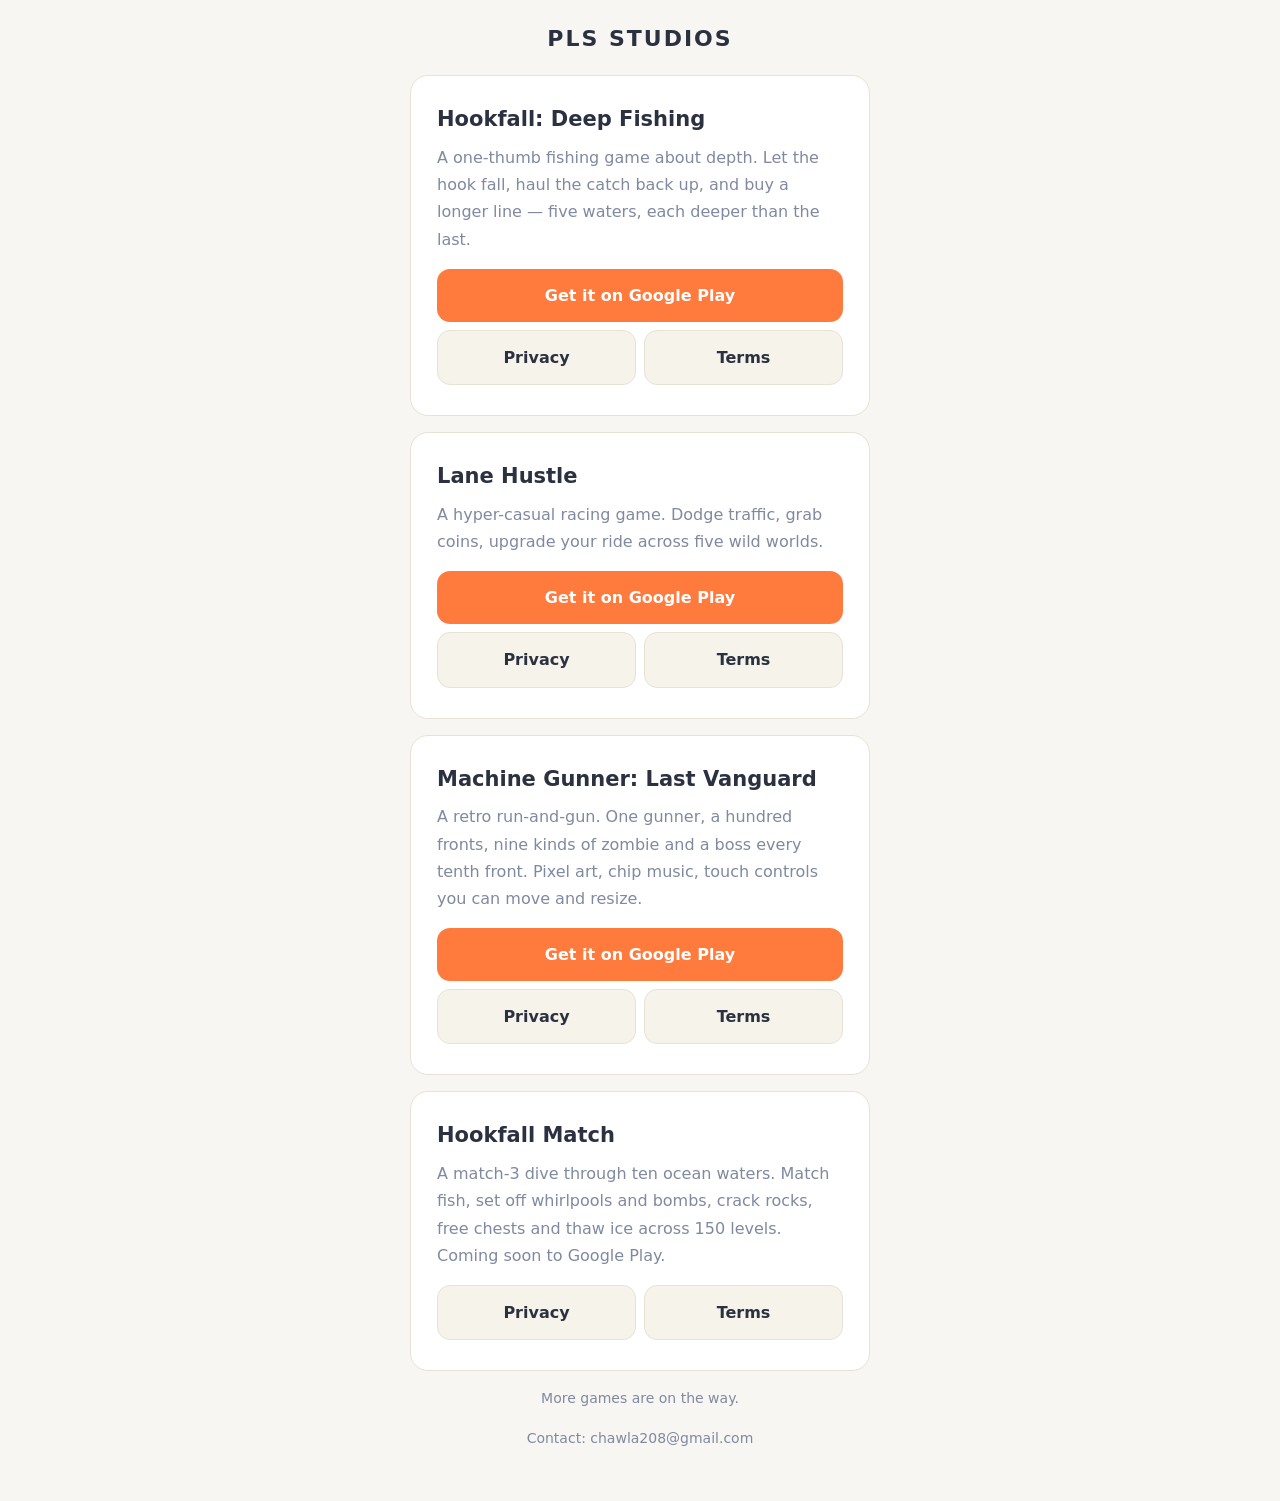
<file: index.html>
<!DOCTYPE html>
<html lang="en">
<head>
<meta charset="UTF-8">
<meta name="viewport" content="width=device-width, initial-scale=1.0">
<title>PLS Studios</title>
<style>
  body { font: 16px/1.7 system-ui, -apple-system, "Segoe UI", Roboto, sans-serif; color: #2b3140; background: #f7f6f2; display: grid; place-items: center; min-height: 100vh; margin: 0; }
  .wrap { max-width: 460px; margin: 20px; }
  h1.studio { font-size: 22px; letter-spacing: 2px; text-align: center; margin: 0 0 18px; color: #2b3140; }
  .card { background: #fff; border: 1px solid #e7e2d4; border-radius: 18px; padding: 26px 26px 22px; margin-bottom: 16px; }
  h2 { font-size: 21px; margin: 0 0 6px; }
  p { color: #8089a0; margin: 0 0 16px; }
  a.btn { display: block; background: #ff7a3d; color: #fff; text-decoration: none; font-weight: 700; padding: 13px; border-radius: 13px; margin-bottom: 8px; text-align: center; }
  a.btn.alt { background: #f6f3ea; color: #2b3140; border: 1px solid #e7e2d4; }
  .legal { display: flex; gap: 8px; }
  .legal a { flex: 1; }
  .soon { color: #8089a0; font-size: 14px; text-align: center; margin: 0 0 16px; }
  footer { text-align: center; color: #8089a0; font-size: 14px; padding-bottom: 30px; }
</style>
</head>
<body>
  <div class="wrap">
    <h1 class="studio">PLS STUDIOS</h1>

    <div class="card">
      <h2>Hookfall: Deep Fishing</h2>
      <p>A one-thumb fishing game about depth. Let the hook fall, haul the catch back up, and buy a longer line — five waters, each deeper than the last.</p>
      <a class="btn" href="https://play.google.com/store/apps/details?id=com.plsstudios.abyssangle">Get it on Google Play</a>
      <div class="legal">
        <a class="btn alt" href="https://xtreme00wolf.github.io/hookfall/privacy.html">Privacy</a>
        <a class="btn alt" href="https://xtreme00wolf.github.io/hookfall/terms.html">Terms</a>
      </div>
    </div>

    <div class="card">
      <h2>Lane Hustle</h2>
      <p>A hyper-casual racing game. Dodge traffic, grab coins, upgrade your ride across five wild worlds.</p>
      <a class="btn" href="https://play.google.com/store/apps/details?id=com.lanehustle.game">Get it on Google Play</a>
      <div class="legal">
        <a class="btn alt" href="https://xtreme00wolf.github.io/lane-hustle-legal/privacy.html">Privacy</a>
        <a class="btn alt" href="https://xtreme00wolf.github.io/lane-hustle-legal/terms.html">Terms</a>
      </div>
    </div>

    <div class="card">
      <h2>Machine Gunner: Last Vanguard</h2>
      <p>A retro run-and-gun. One gunner, a hundred fronts, nine kinds of zombie and a boss every tenth front. Pixel art, chip music, touch controls you can move and resize.</p>
      <a class="btn" href="https://play.google.com/store/apps/details?id=com.vanguard.machinegunner">Get it on Google Play</a>
      <div class="legal">
        <a class="btn alt" href="https://xtreme00wolf.github.io/machine-gunner/privacy.html">Privacy</a>
        <a class="btn alt" href="https://xtreme00wolf.github.io/machine-gunner/terms.html">Terms</a>
      </div>
    </div>

    <div class="card">
      <h2>Hookfall Match</h2>
      <p>A match-3 dive through ten ocean waters. Match fish, set off whirlpools and bombs, crack rocks, free chests and thaw ice across 150 levels. Coming soon to Google Play.</p>
      <div class="legal">
        <a class="btn alt" href="https://xtreme00wolf.github.io/hookfall-match/privacy.html">Privacy</a>
        <a class="btn alt" href="https://xtreme00wolf.github.io/hookfall-match/terms.html">Terms</a>
      </div>
    </div>

    <p class="soon">More games are on the way.</p>

    <footer>Contact: chawla208@gmail.com</footer>
  </div>
</body>
</html>
</file>
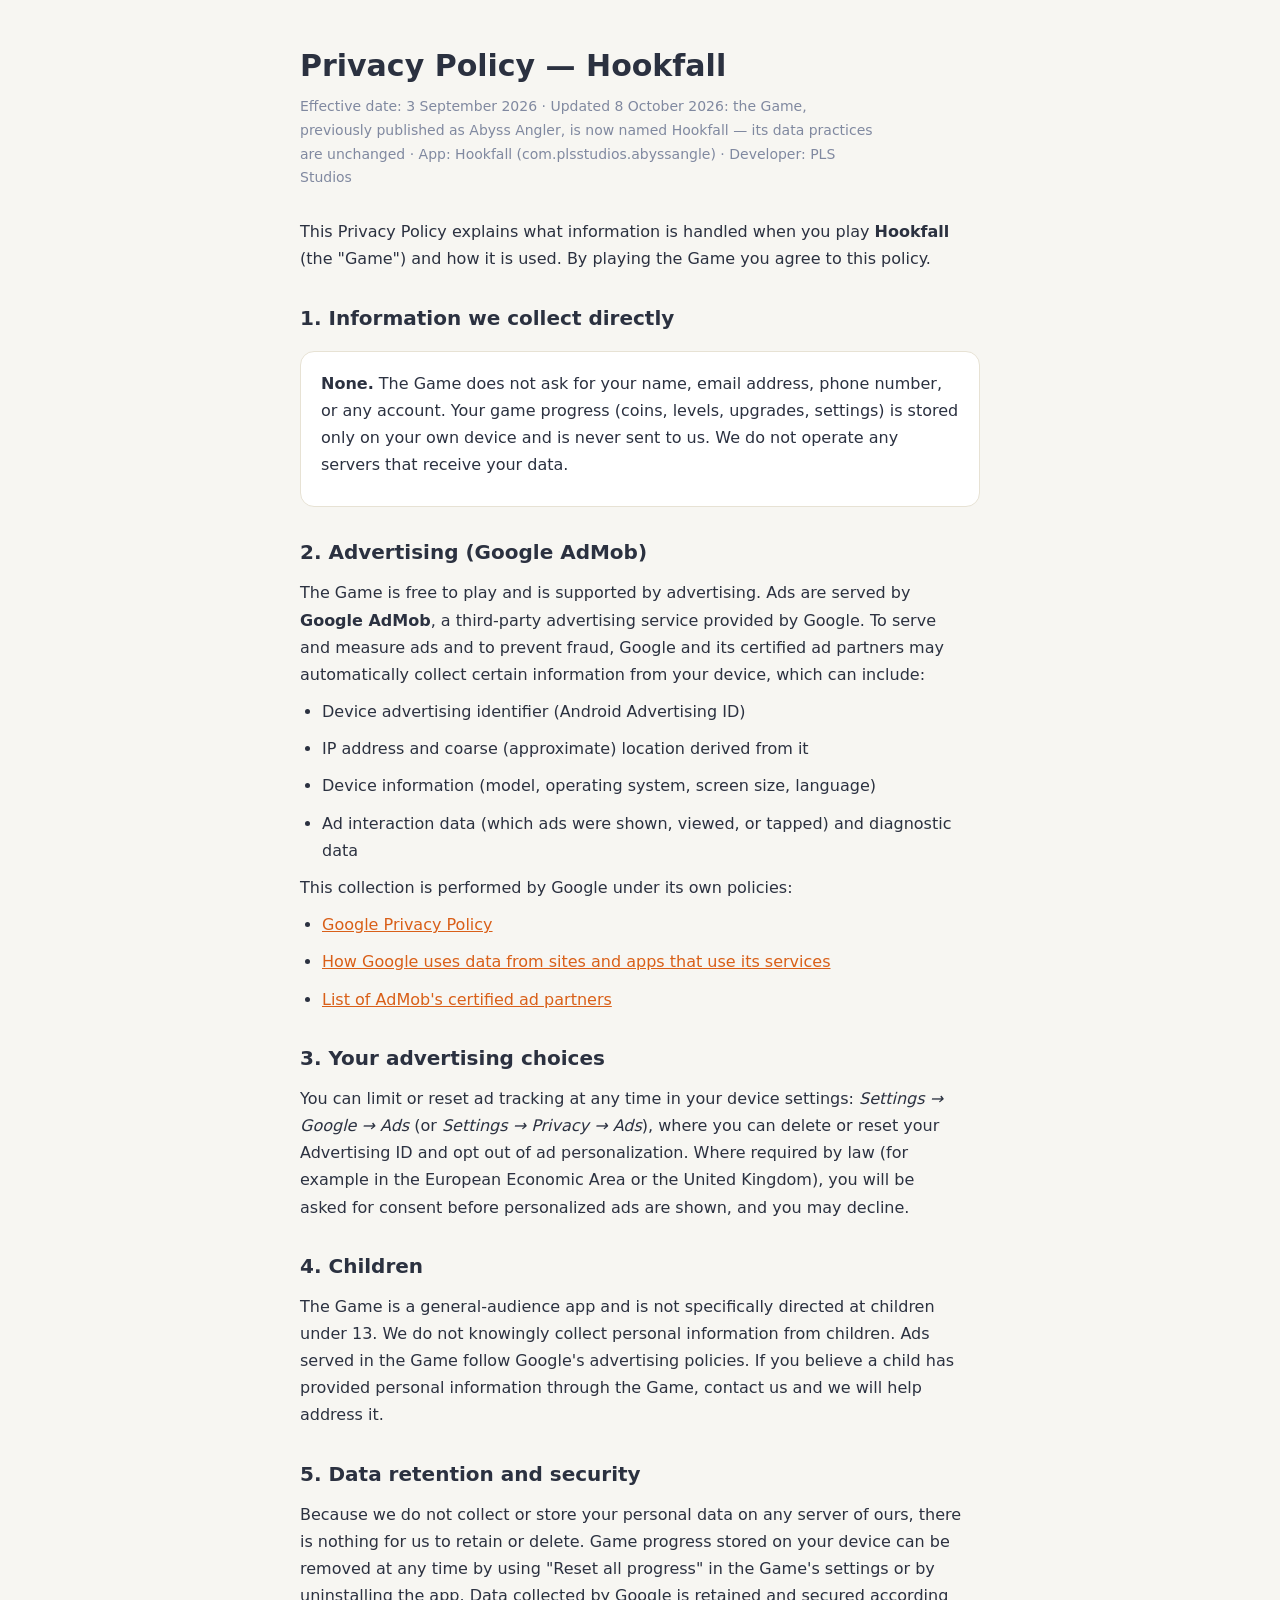
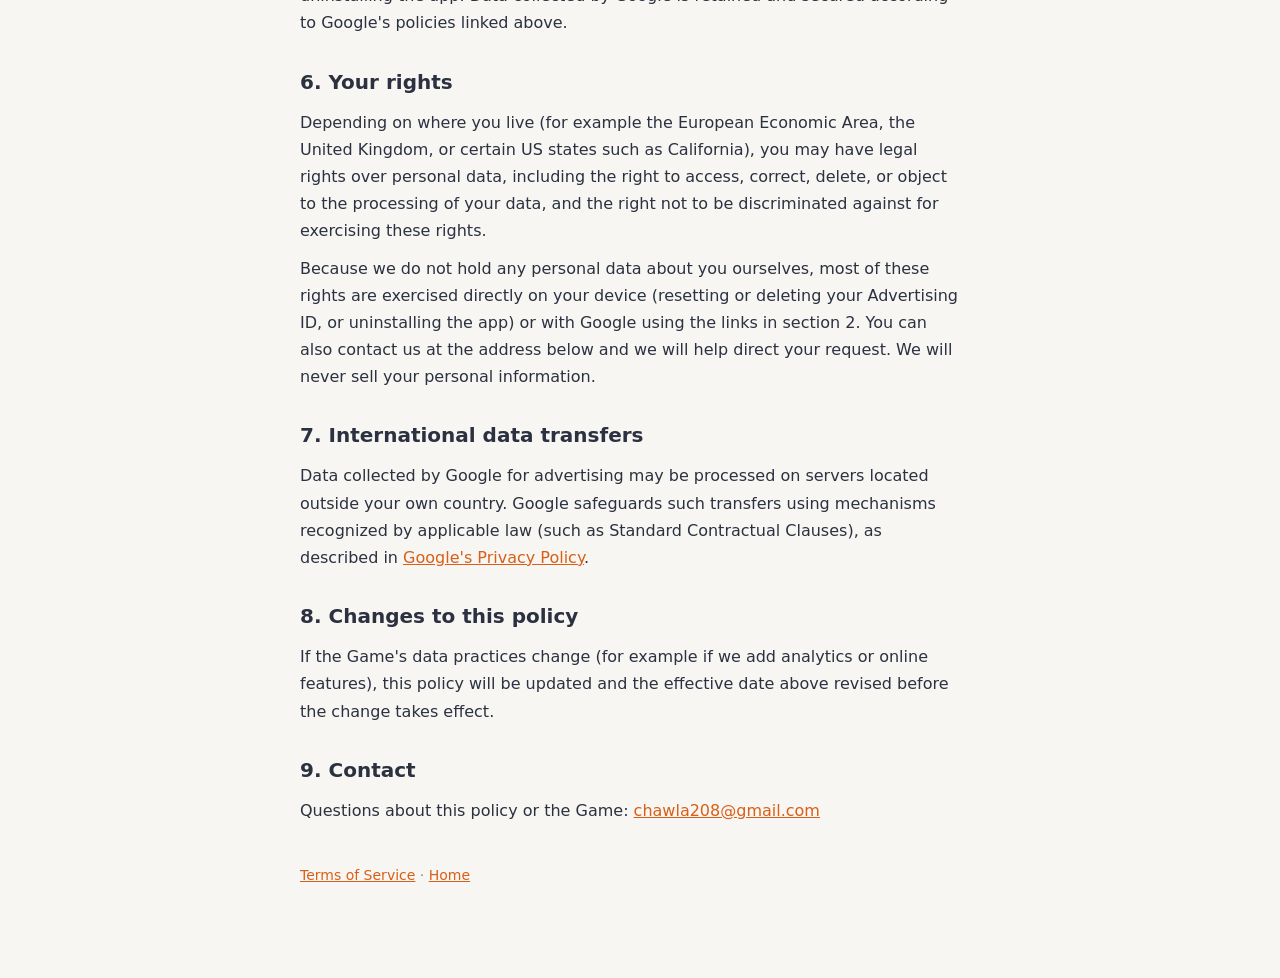
<file: abyss-angler/privacy.html>
<!DOCTYPE html>
<!-- The game was renamed Hookfall on 8 October 2026. This URL is kept alive
     because it is the privacy-policy link in older Play Console submissions;
     it now forwards to the renamed page. -->
<html lang="en">
<head>
<meta charset="UTF-8">
<meta name="viewport" content="width=device-width, initial-scale=1.0">
<title>Hookfall — Privacy Policy (moved)</title>
<link rel="canonical" href="https://xtreme00wolf.github.io/hookfall/privacy.html">
<meta http-equiv="refresh" content="0; url=/hookfall/privacy.html">
<script>location.replace('/hookfall/privacy.html');</script>
</head>
<body>
<p>The game is now named <strong>Hookfall</strong>. Its privacy policy lives at
<a href="/hookfall/privacy.html">xtreme00wolf.github.io/hookfall/privacy.html</a>.</p>
</body>
</html>
</file>
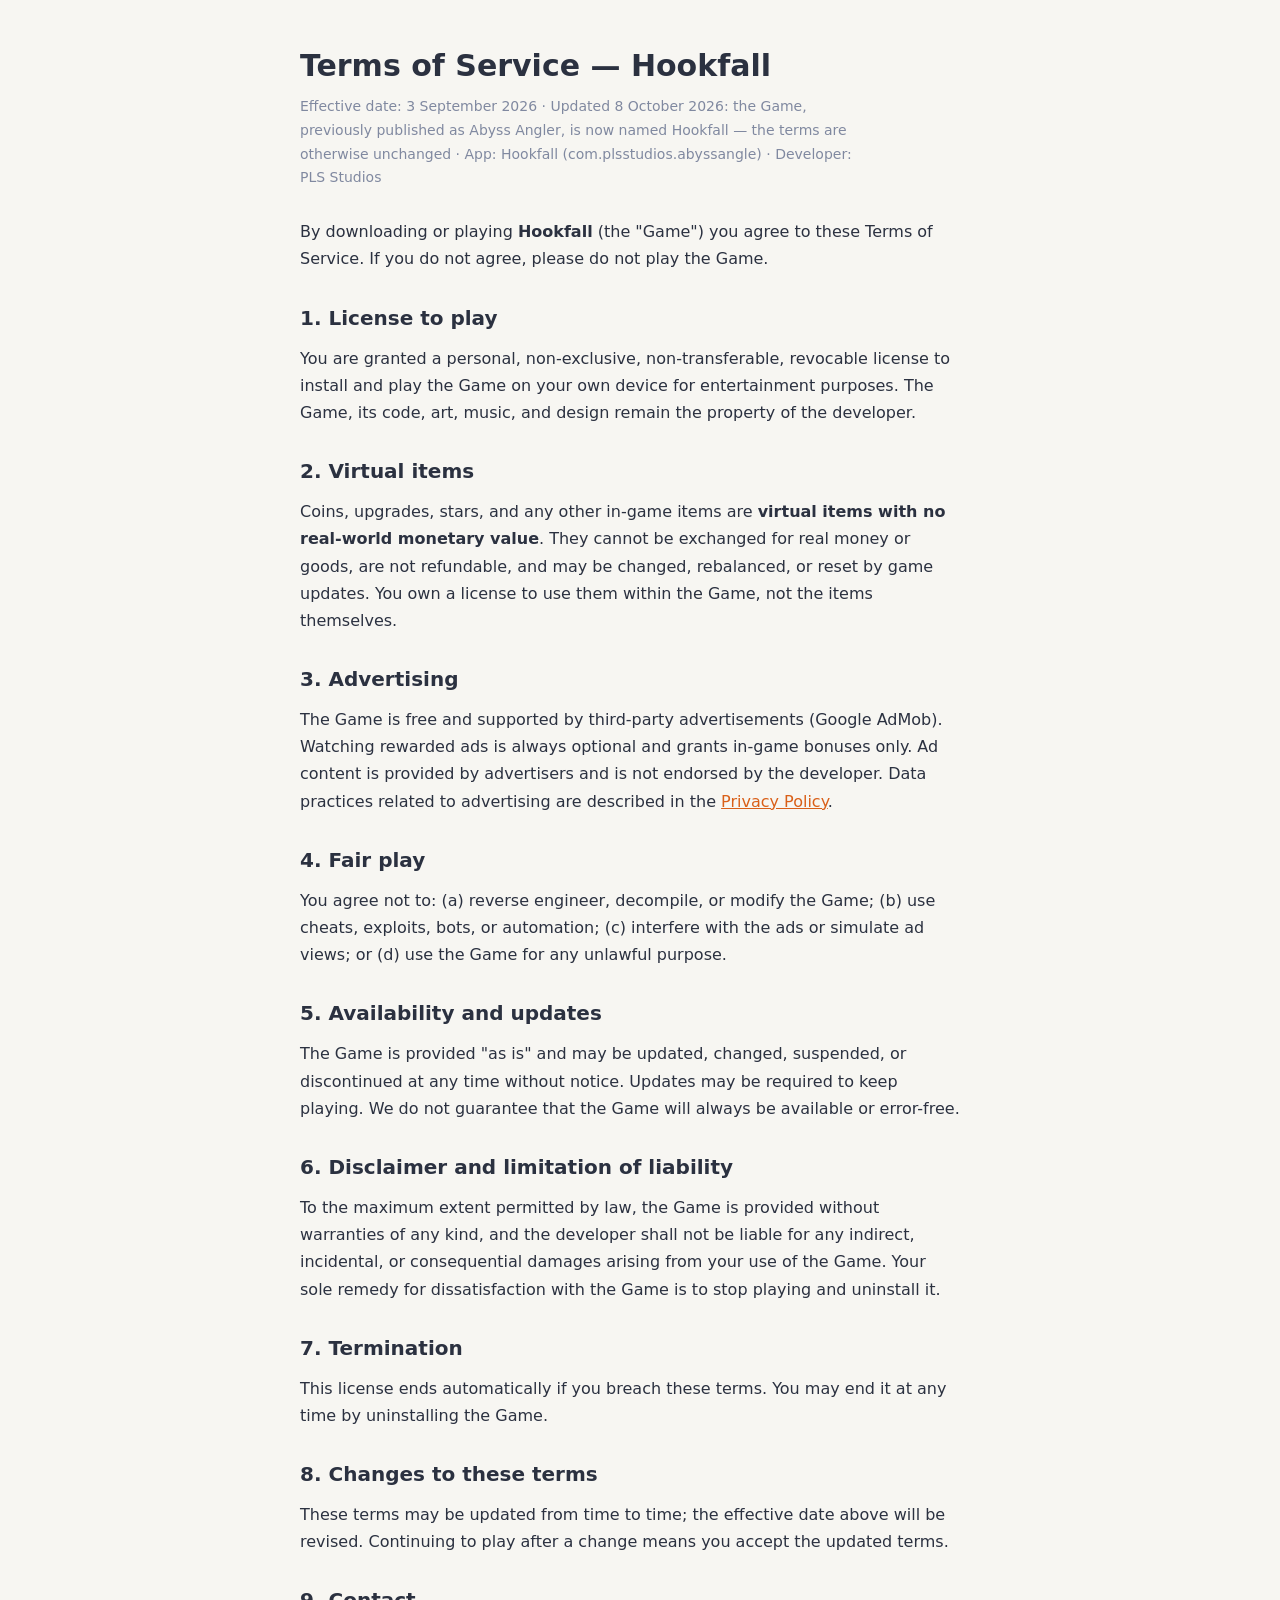
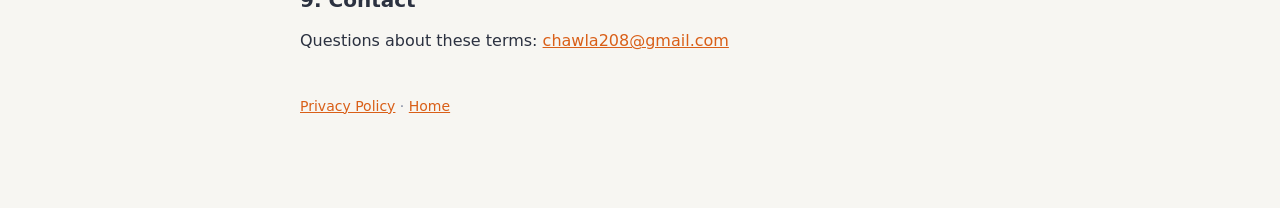
<file: abyss-angler/terms.html>
<!DOCTYPE html>
<!-- The game was renamed Hookfall on 8 October 2026. This URL is kept alive
     because it may be linked from older Play Console submissions; it now
     forwards to the renamed page. -->
<html lang="en">
<head>
<meta charset="UTF-8">
<meta name="viewport" content="width=device-width, initial-scale=1.0">
<title>Hookfall — Terms of Service (moved)</title>
<link rel="canonical" href="https://xtreme00wolf.github.io/hookfall/terms.html">
<meta http-equiv="refresh" content="0; url=/hookfall/terms.html">
<script>location.replace('/hookfall/terms.html');</script>
</head>
<body>
<p>The game is now named <strong>Hookfall</strong>. Its terms of service live at
<a href="/hookfall/terms.html">xtreme00wolf.github.io/hookfall/terms.html</a>.</p>
</body>
</html>
</file>
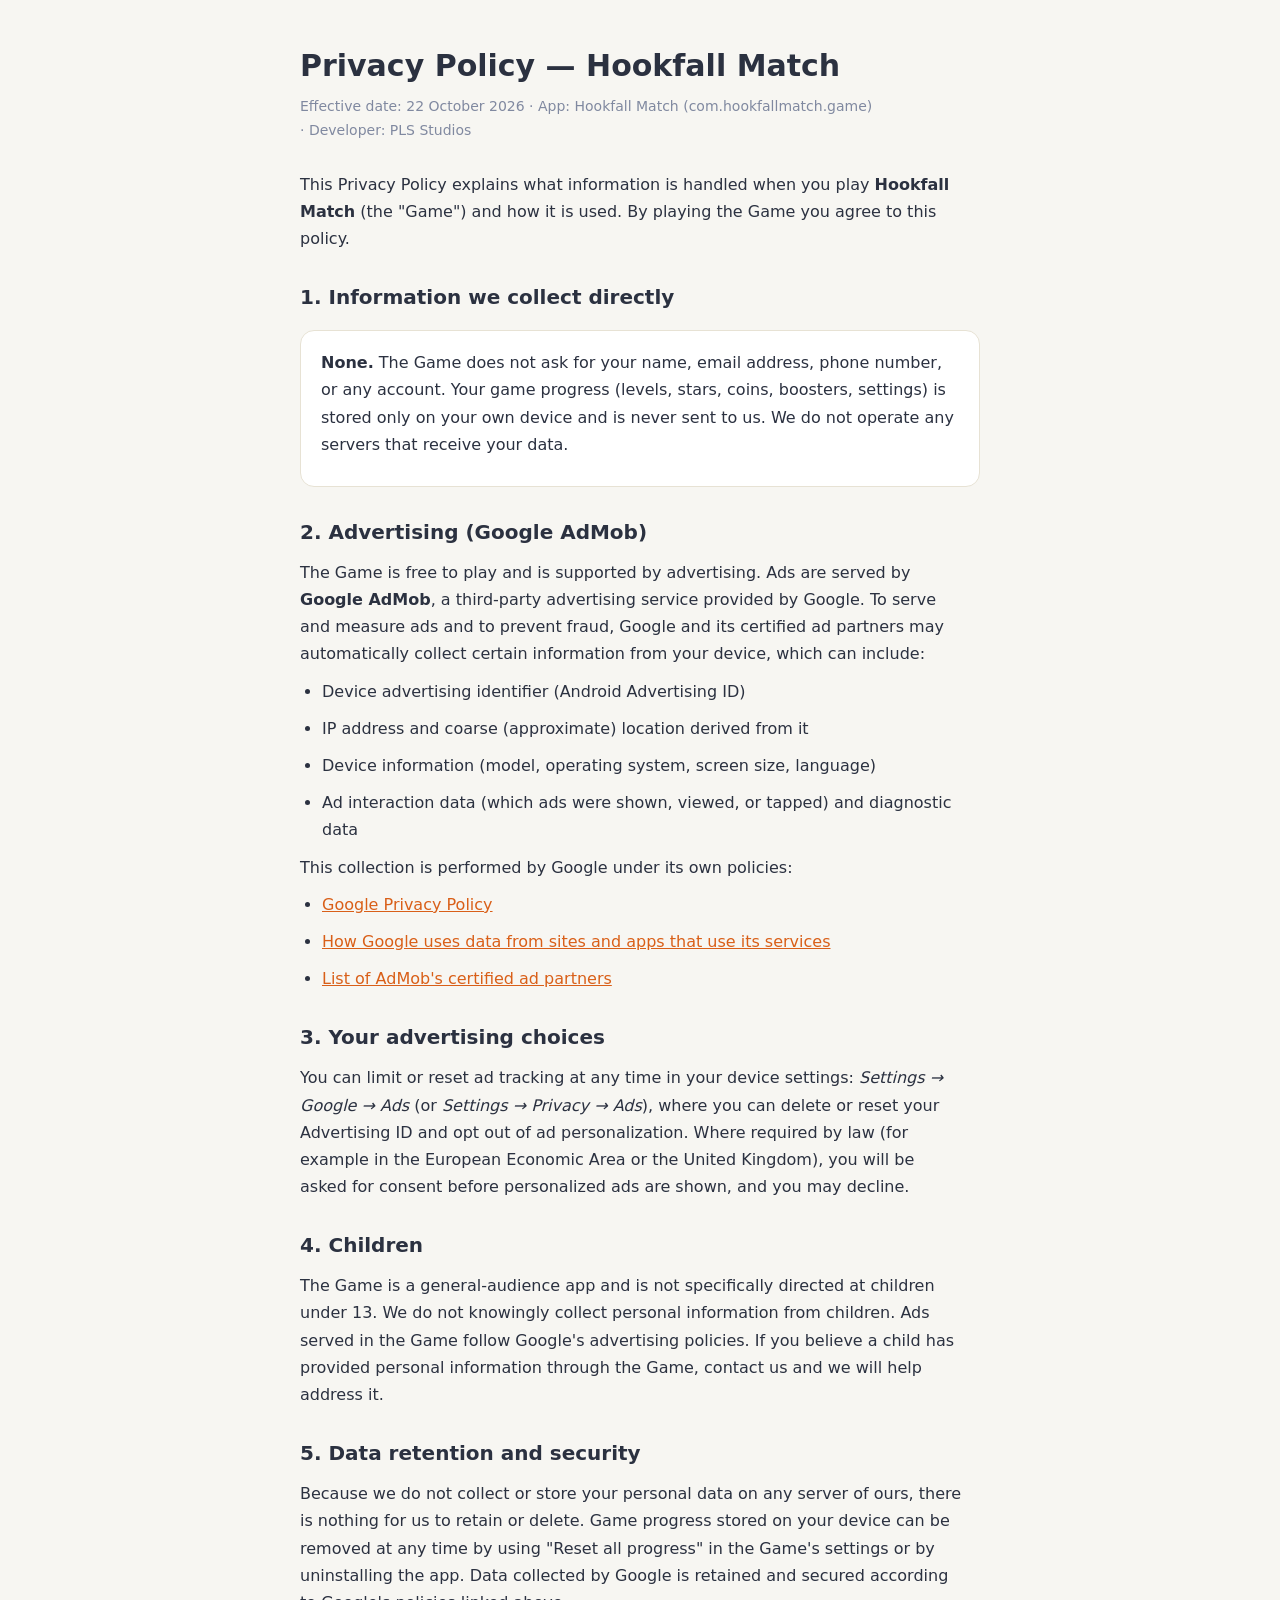
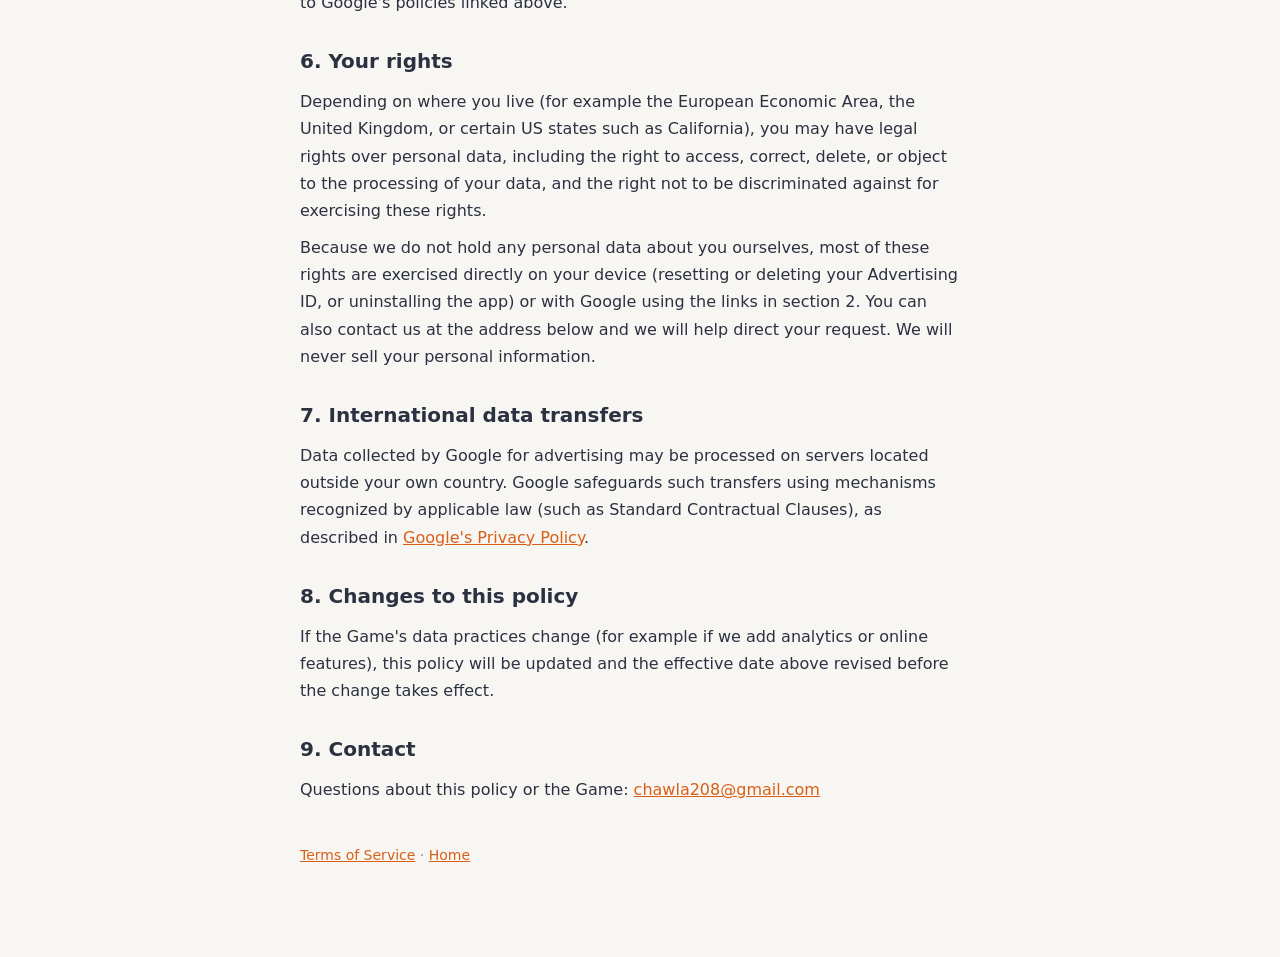
<file: hookfall-match/privacy.html>
<!DOCTYPE html>
<html lang="en">
<head>
<meta charset="UTF-8">
<meta name="viewport" content="width=device-width, initial-scale=1.0">
<title>Hookfall Match — Privacy Policy</title>
<style>
  * { margin: 0; padding: 0; box-sizing: border-box; }
  body { font: 16px/1.7 system-ui, -apple-system, "Segoe UI", Roboto, sans-serif; color: #2b3140; background: #f7f6f2; }
  .wrap { max-width: 720px; margin: 0 auto; padding: 40px 20px 80px; }
  h1 { font-size: 30px; margin-bottom: 4px; }
  .meta { color: #8089a0; font-size: 14px; margin-bottom: 28px; }
  h2 { font-size: 20px; margin: 28px 0 10px; }
  p, li { margin-bottom: 10px; max-width: 65ch; }
  ul { padding-left: 22px; }
  a { color: #d95f18; }
  .card { background: #fff; border: 1px solid #e7e2d4; border-radius: 14px; padding: 18px 20px; margin: 16px 0; }
  footer { margin-top: 40px; color: #8089a0; font-size: 14px; }
</style>
</head>
<body>
<div class="wrap">
  <h1>Privacy Policy — Hookfall Match</h1>
  <p class="meta">Effective date: 22 October 2026 · App: Hookfall Match (com.hookfallmatch.game) · Developer: PLS Studios</p>

  <p>This Privacy Policy explains what information is handled when you play
  <strong>Hookfall Match</strong> (the "Game") and how it is used. By playing the Game you
  agree to this policy.</p>

  <h2>1. Information we collect directly</h2>
  <div class="card">
    <p><strong>None.</strong> The Game does not ask for your name, email address, phone
    number, or any account. Your game progress (levels, stars, coins, boosters, settings) is stored
    only on your own device and is never sent to us. We do not operate any servers that
    receive your data.</p>
  </div>

  <h2>2. Advertising (Google AdMob)</h2>
  <p>The Game is free to play and is supported by advertising. Ads are served by
  <strong>Google AdMob</strong>, a third-party advertising service provided by Google. To
  serve and measure ads and to prevent fraud, Google and its certified ad partners may
  automatically collect certain information from your device, which can include:</p>
  <ul>
    <li>Device advertising identifier (Android Advertising ID)</li>
    <li>IP address and coarse (approximate) location derived from it</li>
    <li>Device information (model, operating system, screen size, language)</li>
    <li>Ad interaction data (which ads were shown, viewed, or tapped) and diagnostic data</li>
  </ul>
  <p>This collection is performed by Google under its own policies:</p>
  <ul>
    <li><a href="https://policies.google.com/privacy">Google Privacy Policy</a></li>
    <li><a href="https://policies.google.com/technologies/partner-sites">How Google uses data from sites and apps that use its services</a></li>
    <li><a href="https://support.google.com/admob/answer/9012903">List of AdMob's certified ad partners</a></li>
  </ul>

  <h2>3. Your advertising choices</h2>
  <p>You can limit or reset ad tracking at any time in your device settings:
  <em>Settings → Google → Ads</em> (or <em>Settings → Privacy → Ads</em>), where you can
  delete or reset your Advertising ID and opt out of ad personalization. Where required by
  law (for example in the European Economic Area or the United Kingdom), you will be asked
  for consent before personalized ads are shown, and you may decline.</p>

  <h2>4. Children</h2>
  <p>The Game is a general-audience app and is not specifically directed at children under
  13. We do not knowingly collect personal information from children. Ads served in the Game
  follow Google's advertising policies. If you believe a child has provided personal
  information through the Game, contact us and we will help address it.</p>

  <h2>5. Data retention and security</h2>
  <p>Because we do not collect or store your personal data on any server of ours, there is
  nothing for us to retain or delete. Game progress stored on your device can be removed at
  any time by using "Reset all progress" in the Game's settings or by uninstalling the app.
  Data collected by Google is retained and secured according to Google's policies linked
  above.</p>

  <h2>6. Your rights</h2>
  <p>Depending on where you live (for example the European Economic Area, the United
  Kingdom, or certain US states such as California), you may have legal rights over personal
  data, including the right to access, correct, delete, or object to the processing of your
  data, and the right not to be discriminated against for exercising these rights.</p>
  <p>Because we do not hold any personal data about you ourselves, most of these rights are
  exercised directly on your device (resetting or deleting your Advertising ID, or
  uninstalling the app) or with Google using the links in section 2. You can also contact us
  at the address below and we will help direct your request. We will never sell your
  personal information.</p>

  <h2>7. International data transfers</h2>
  <p>Data collected by Google for advertising may be processed on servers located outside
  your own country. Google safeguards such transfers using mechanisms recognized by
  applicable law (such as Standard Contractual Clauses), as described in
  <a href="https://policies.google.com/privacy">Google's Privacy Policy</a>.</p>

  <h2>8. Changes to this policy</h2>
  <p>If the Game's data practices change (for example if we add analytics or online
  features), this policy will be updated and the effective date above revised before the
  change takes effect.</p>

  <h2>9. Contact</h2>
  <p>Questions about this policy or the Game:
  <a href="mailto:chawla208@gmail.com">chawla208@gmail.com</a></p>

  <footer>
    <p><a href="terms.html">Terms of Service</a> · <a href="/">Home</a></p>
  </footer>
</div>
</body>
</html>
</file>
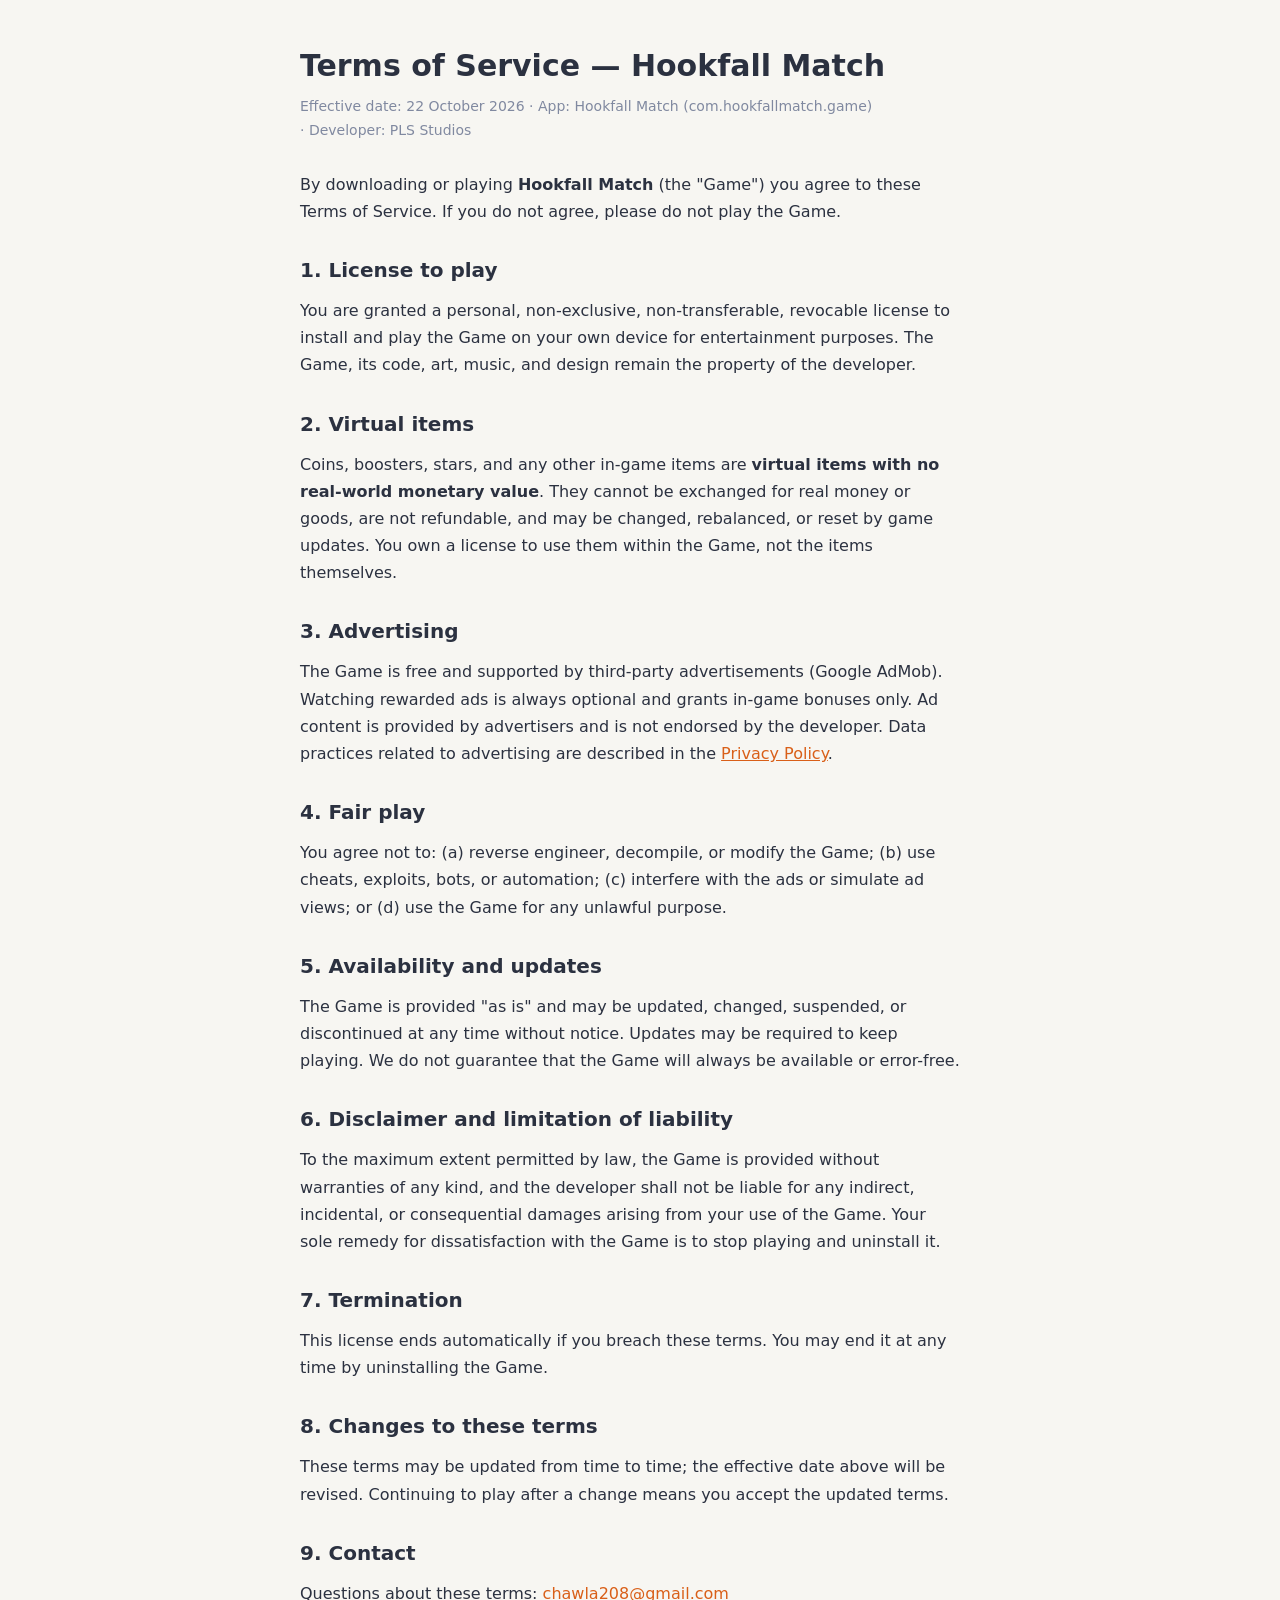
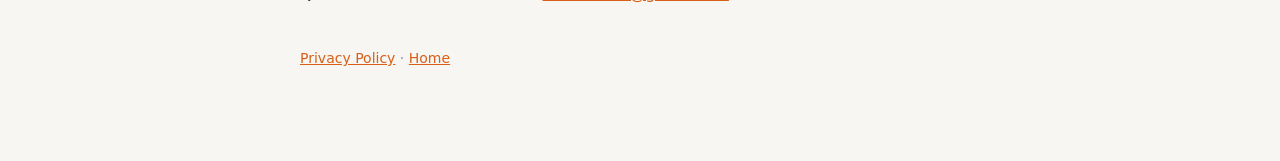
<file: hookfall-match/terms.html>
<!DOCTYPE html>
<html lang="en">
<head>
<meta charset="UTF-8">
<meta name="viewport" content="width=device-width, initial-scale=1.0">
<title>Hookfall Match — Terms of Service</title>
<style>
  * { margin: 0; padding: 0; box-sizing: border-box; }
  body { font: 16px/1.7 system-ui, -apple-system, "Segoe UI", Roboto, sans-serif; color: #2b3140; background: #f7f6f2; }
  .wrap { max-width: 720px; margin: 0 auto; padding: 40px 20px 80px; }
  h1 { font-size: 30px; margin-bottom: 4px; }
  .meta { color: #8089a0; font-size: 14px; margin-bottom: 28px; }
  h2 { font-size: 20px; margin: 28px 0 10px; }
  p, li { margin-bottom: 10px; max-width: 65ch; }
  ul { padding-left: 22px; }
  a { color: #d95f18; }
  footer { margin-top: 40px; color: #8089a0; font-size: 14px; }
</style>
</head>
<body>
<div class="wrap">
  <h1>Terms of Service — Hookfall Match</h1>
  <p class="meta">Effective date: 22 October 2026 · App: Hookfall Match (com.hookfallmatch.game) · Developer: PLS Studios</p>

  <p>By downloading or playing <strong>Hookfall Match</strong> (the "Game") you agree to
  these Terms of Service. If you do not agree, please do not play the Game.</p>

  <h2>1. License to play</h2>
  <p>You are granted a personal, non-exclusive, non-transferable, revocable license to
  install and play the Game on your own device for entertainment purposes. The Game, its
  code, art, music, and design remain the property of the developer.</p>

  <h2>2. Virtual items</h2>
  <p>Coins, boosters, stars, and any other in-game items are <strong>virtual items with no
  real-world monetary value</strong>. They cannot be exchanged for real money or goods, are
  not refundable, and may be changed, rebalanced, or reset by game updates. You own a license
  to use them within the Game, not the items themselves.</p>

  <h2>3. Advertising</h2>
  <p>The Game is free and supported by third-party advertisements (Google AdMob). Watching
  rewarded ads is always optional and grants in-game bonuses only. Ad content is provided by
  advertisers and is not endorsed by the developer. Data practices related to advertising are
  described in the <a href="privacy.html">Privacy Policy</a>.</p>

  <h2>4. Fair play</h2>
  <p>You agree not to: (a) reverse engineer, decompile, or modify the Game; (b) use cheats,
  exploits, bots, or automation; (c) interfere with the ads or simulate ad views; or
  (d) use the Game for any unlawful purpose.</p>

  <h2>5. Availability and updates</h2>
  <p>The Game is provided "as is" and may be updated, changed, suspended, or discontinued at
  any time without notice. Updates may be required to keep playing. We do not guarantee that
  the Game will always be available or error-free.</p>

  <h2>6. Disclaimer and limitation of liability</h2>
  <p>To the maximum extent permitted by law, the Game is provided without warranties of any
  kind, and the developer shall not be liable for any indirect, incidental, or consequential
  damages arising from your use of the Game. Your sole remedy for dissatisfaction with the
  Game is to stop playing and uninstall it.</p>

  <h2>7. Termination</h2>
  <p>This license ends automatically if you breach these terms. You may end it at any time by
  uninstalling the Game.</p>

  <h2>8. Changes to these terms</h2>
  <p>These terms may be updated from time to time; the effective date above will be revised.
  Continuing to play after a change means you accept the updated terms.</p>

  <h2>9. Contact</h2>
  <p>Questions about these terms:
  <a href="mailto:chawla208@gmail.com">chawla208@gmail.com</a></p>

  <footer>
    <p><a href="privacy.html">Privacy Policy</a> · <a href="/">Home</a></p>
  </footer>
</div>
</body>
</html>
</file>
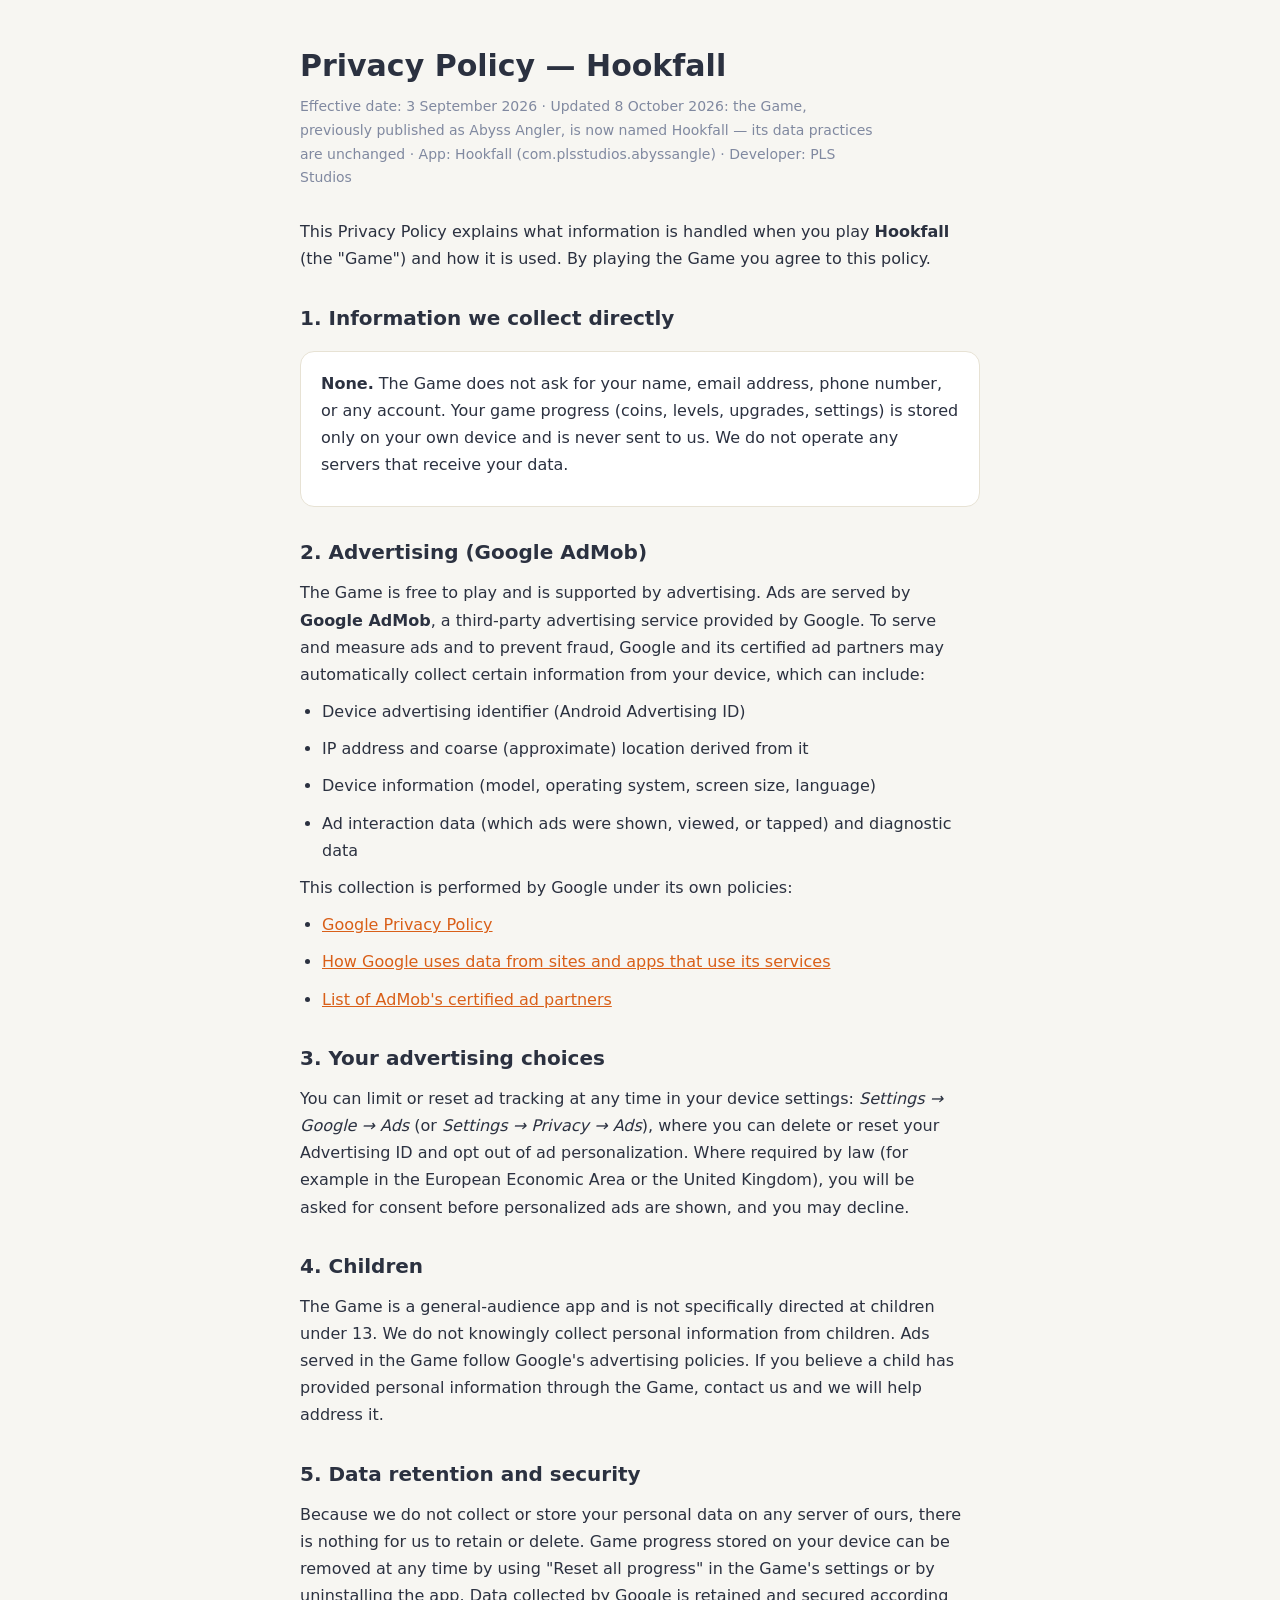
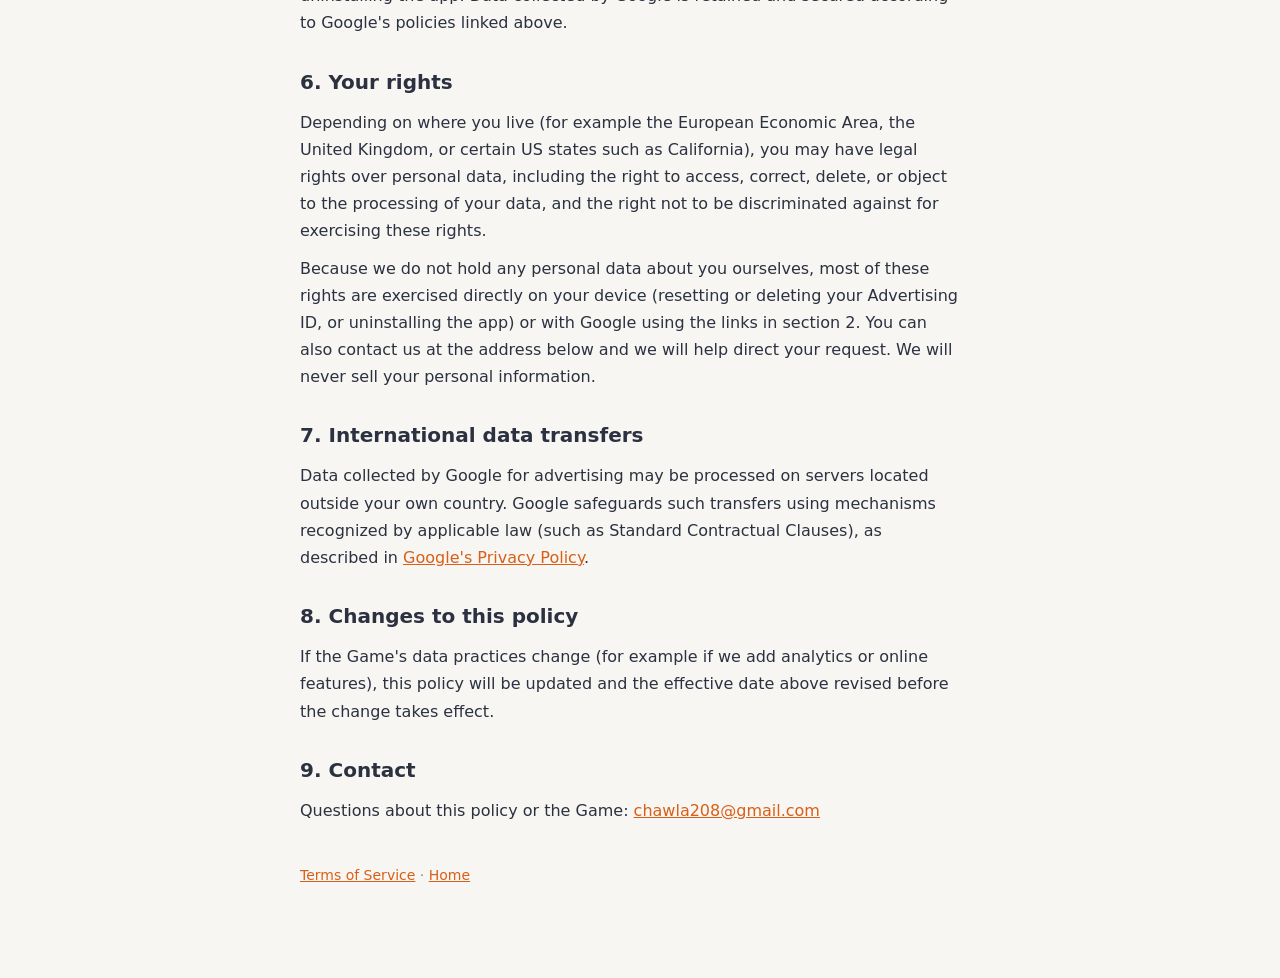
<file: hookfall/privacy.html>
<!DOCTYPE html>
<html lang="en">
<head>
<meta charset="UTF-8">
<meta name="viewport" content="width=device-width, initial-scale=1.0">
<title>Hookfall — Privacy Policy</title>
<style>
  * { margin: 0; padding: 0; box-sizing: border-box; }
  body { font: 16px/1.7 system-ui, -apple-system, "Segoe UI", Roboto, sans-serif; color: #2b3140; background: #f7f6f2; }
  .wrap { max-width: 720px; margin: 0 auto; padding: 40px 20px 80px; }
  h1 { font-size: 30px; margin-bottom: 4px; }
  .meta { color: #8089a0; font-size: 14px; margin-bottom: 28px; }
  h2 { font-size: 20px; margin: 28px 0 10px; }
  p, li { margin-bottom: 10px; max-width: 65ch; }
  ul { padding-left: 22px; }
  a { color: #d95f18; }
  .card { background: #fff; border: 1px solid #e7e2d4; border-radius: 14px; padding: 18px 20px; margin: 16px 0; }
  footer { margin-top: 40px; color: #8089a0; font-size: 14px; }
</style>
</head>
<body>
<div class="wrap">
  <h1>Privacy Policy — Hookfall</h1>
  <p class="meta">Effective date: 3 September 2026 · Updated 8 October 2026: the Game, previously
  published as Abyss Angler, is now named Hookfall — its data practices are unchanged ·
  App: Hookfall (com.plsstudios.abyssangle) · Developer: PLS Studios</p>

  <p>This Privacy Policy explains what information is handled when you play
  <strong>Hookfall</strong> (the "Game") and how it is used. By playing the Game you
  agree to this policy.</p>

  <h2>1. Information we collect directly</h2>
  <div class="card">
    <p><strong>None.</strong> The Game does not ask for your name, email address, phone
    number, or any account. Your game progress (coins, levels, upgrades, settings) is stored
    only on your own device and is never sent to us. We do not operate any servers that
    receive your data.</p>
  </div>

  <h2>2. Advertising (Google AdMob)</h2>
  <p>The Game is free to play and is supported by advertising. Ads are served by
  <strong>Google AdMob</strong>, a third-party advertising service provided by Google. To
  serve and measure ads and to prevent fraud, Google and its certified ad partners may
  automatically collect certain information from your device, which can include:</p>
  <ul>
    <li>Device advertising identifier (Android Advertising ID)</li>
    <li>IP address and coarse (approximate) location derived from it</li>
    <li>Device information (model, operating system, screen size, language)</li>
    <li>Ad interaction data (which ads were shown, viewed, or tapped) and diagnostic data</li>
  </ul>
  <p>This collection is performed by Google under its own policies:</p>
  <ul>
    <li><a href="https://policies.google.com/privacy">Google Privacy Policy</a></li>
    <li><a href="https://policies.google.com/technologies/partner-sites">How Google uses data from sites and apps that use its services</a></li>
    <li><a href="https://support.google.com/admob/answer/9012903">List of AdMob's certified ad partners</a></li>
  </ul>

  <h2>3. Your advertising choices</h2>
  <p>You can limit or reset ad tracking at any time in your device settings:
  <em>Settings → Google → Ads</em> (or <em>Settings → Privacy → Ads</em>), where you can
  delete or reset your Advertising ID and opt out of ad personalization. Where required by
  law (for example in the European Economic Area or the United Kingdom), you will be asked
  for consent before personalized ads are shown, and you may decline.</p>

  <h2>4. Children</h2>
  <p>The Game is a general-audience app and is not specifically directed at children under
  13. We do not knowingly collect personal information from children. Ads served in the Game
  follow Google's advertising policies. If you believe a child has provided personal
  information through the Game, contact us and we will help address it.</p>

  <h2>5. Data retention and security</h2>
  <p>Because we do not collect or store your personal data on any server of ours, there is
  nothing for us to retain or delete. Game progress stored on your device can be removed at
  any time by using "Reset all progress" in the Game's settings or by uninstalling the app.
  Data collected by Google is retained and secured according to Google's policies linked
  above.</p>

  <h2>6. Your rights</h2>
  <p>Depending on where you live (for example the European Economic Area, the United
  Kingdom, or certain US states such as California), you may have legal rights over personal
  data, including the right to access, correct, delete, or object to the processing of your
  data, and the right not to be discriminated against for exercising these rights.</p>
  <p>Because we do not hold any personal data about you ourselves, most of these rights are
  exercised directly on your device (resetting or deleting your Advertising ID, or
  uninstalling the app) or with Google using the links in section 2. You can also contact us
  at the address below and we will help direct your request. We will never sell your
  personal information.</p>

  <h2>7. International data transfers</h2>
  <p>Data collected by Google for advertising may be processed on servers located outside
  your own country. Google safeguards such transfers using mechanisms recognized by
  applicable law (such as Standard Contractual Clauses), as described in
  <a href="https://policies.google.com/privacy">Google's Privacy Policy</a>.</p>

  <h2>8. Changes to this policy</h2>
  <p>If the Game's data practices change (for example if we add analytics or online
  features), this policy will be updated and the effective date above revised before the
  change takes effect.</p>

  <h2>9. Contact</h2>
  <p>Questions about this policy or the Game:
  <a href="mailto:chawla208@gmail.com">chawla208@gmail.com</a></p>

  <footer>
    <p><a href="terms.html">Terms of Service</a> · <a href="/">Home</a></p>
  </footer>
</div>
</body>
</html>
</file>
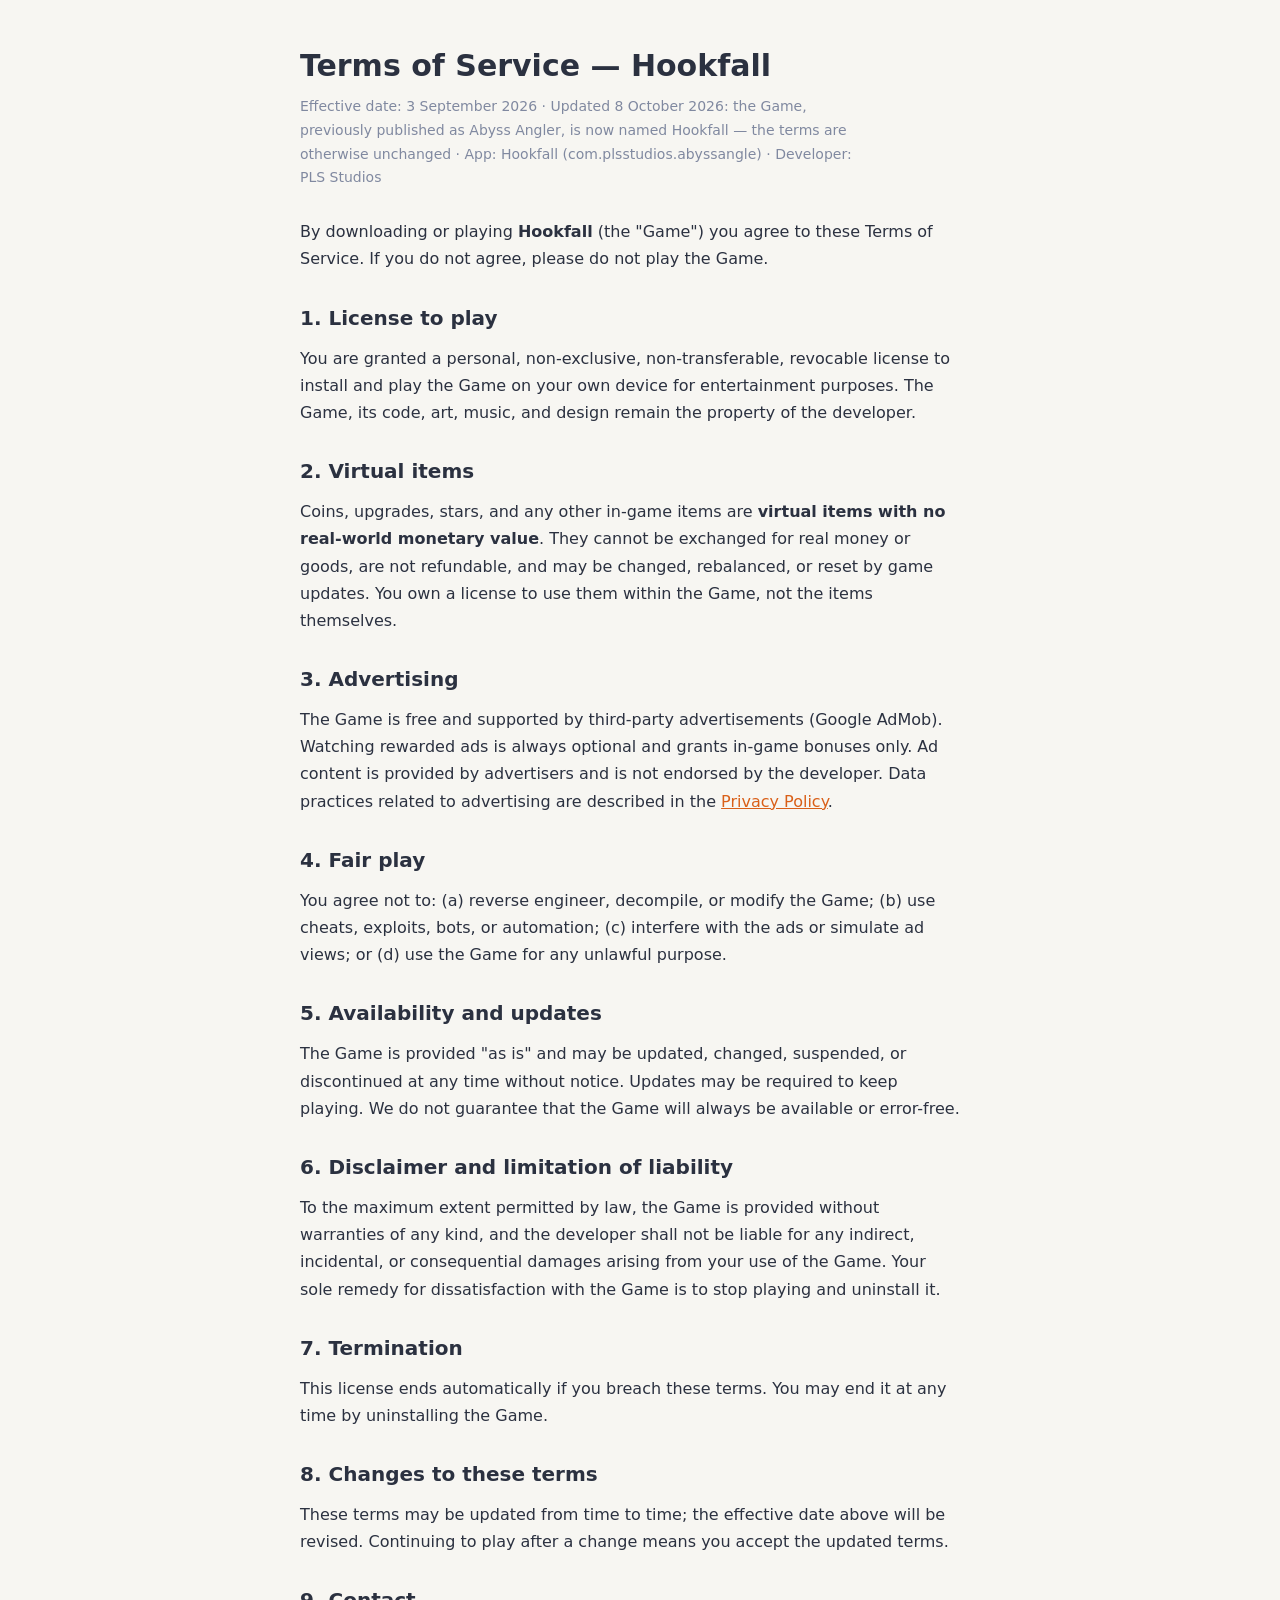
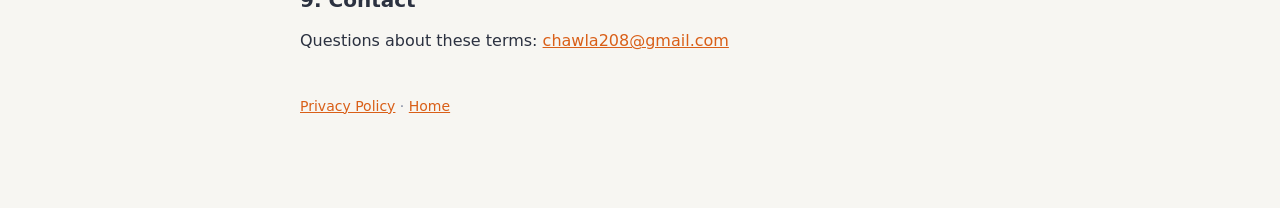
<file: hookfall/terms.html>
<!DOCTYPE html>
<html lang="en">
<head>
<meta charset="UTF-8">
<meta name="viewport" content="width=device-width, initial-scale=1.0">
<title>Hookfall — Terms of Service</title>
<style>
  * { margin: 0; padding: 0; box-sizing: border-box; }
  body { font: 16px/1.7 system-ui, -apple-system, "Segoe UI", Roboto, sans-serif; color: #2b3140; background: #f7f6f2; }
  .wrap { max-width: 720px; margin: 0 auto; padding: 40px 20px 80px; }
  h1 { font-size: 30px; margin-bottom: 4px; }
  .meta { color: #8089a0; font-size: 14px; margin-bottom: 28px; }
  h2 { font-size: 20px; margin: 28px 0 10px; }
  p, li { margin-bottom: 10px; max-width: 65ch; }
  ul { padding-left: 22px; }
  a { color: #d95f18; }
  footer { margin-top: 40px; color: #8089a0; font-size: 14px; }
</style>
</head>
<body>
<div class="wrap">
  <h1>Terms of Service — Hookfall</h1>
  <p class="meta">Effective date: 3 September 2026 · Updated 8 October 2026: the Game, previously
  published as Abyss Angler, is now named Hookfall — the terms are otherwise unchanged ·
  App: Hookfall (com.plsstudios.abyssangle) · Developer: PLS Studios</p>

  <p>By downloading or playing <strong>Hookfall</strong> (the "Game") you agree to
  these Terms of Service. If you do not agree, please do not play the Game.</p>

  <h2>1. License to play</h2>
  <p>You are granted a personal, non-exclusive, non-transferable, revocable license to
  install and play the Game on your own device for entertainment purposes. The Game, its
  code, art, music, and design remain the property of the developer.</p>

  <h2>2. Virtual items</h2>
  <p>Coins, upgrades, stars, and any other in-game items are <strong>virtual items with no
  real-world monetary value</strong>. They cannot be exchanged for real money or goods, are
  not refundable, and may be changed, rebalanced, or reset by game updates. You own a license
  to use them within the Game, not the items themselves.</p>

  <h2>3. Advertising</h2>
  <p>The Game is free and supported by third-party advertisements (Google AdMob). Watching
  rewarded ads is always optional and grants in-game bonuses only. Ad content is provided by
  advertisers and is not endorsed by the developer. Data practices related to advertising are
  described in the <a href="privacy.html">Privacy Policy</a>.</p>

  <h2>4. Fair play</h2>
  <p>You agree not to: (a) reverse engineer, decompile, or modify the Game; (b) use cheats,
  exploits, bots, or automation; (c) interfere with the ads or simulate ad views; or
  (d) use the Game for any unlawful purpose.</p>

  <h2>5. Availability and updates</h2>
  <p>The Game is provided "as is" and may be updated, changed, suspended, or discontinued at
  any time without notice. Updates may be required to keep playing. We do not guarantee that
  the Game will always be available or error-free.</p>

  <h2>6. Disclaimer and limitation of liability</h2>
  <p>To the maximum extent permitted by law, the Game is provided without warranties of any
  kind, and the developer shall not be liable for any indirect, incidental, or consequential
  damages arising from your use of the Game. Your sole remedy for dissatisfaction with the
  Game is to stop playing and uninstall it.</p>

  <h2>7. Termination</h2>
  <p>This license ends automatically if you breach these terms. You may end it at any time by
  uninstalling the Game.</p>

  <h2>8. Changes to these terms</h2>
  <p>These terms may be updated from time to time; the effective date above will be revised.
  Continuing to play after a change means you accept the updated terms.</p>

  <h2>9. Contact</h2>
  <p>Questions about these terms:
  <a href="mailto:chawla208@gmail.com">chawla208@gmail.com</a></p>

  <footer>
    <p><a href="privacy.html">Privacy Policy</a> · <a href="/">Home</a></p>
  </footer>
</div>
</body>
</html>
</file>
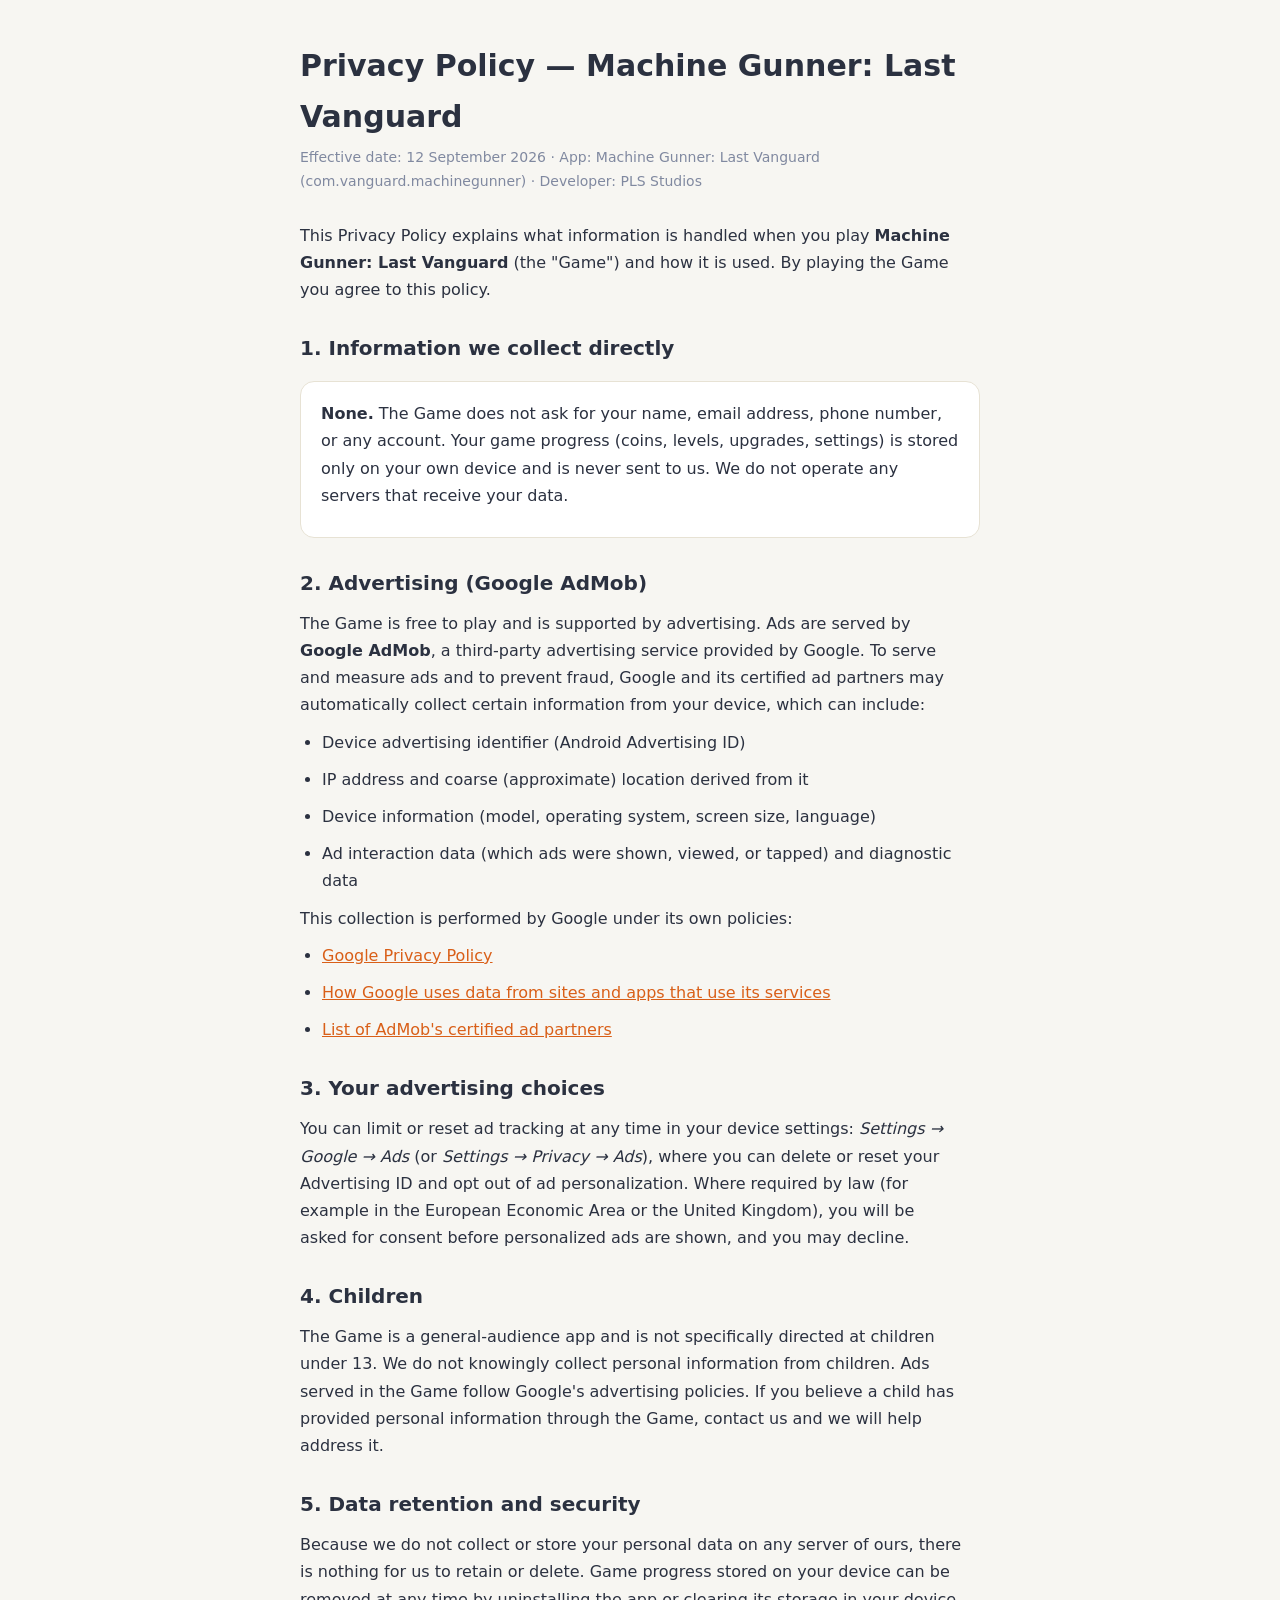
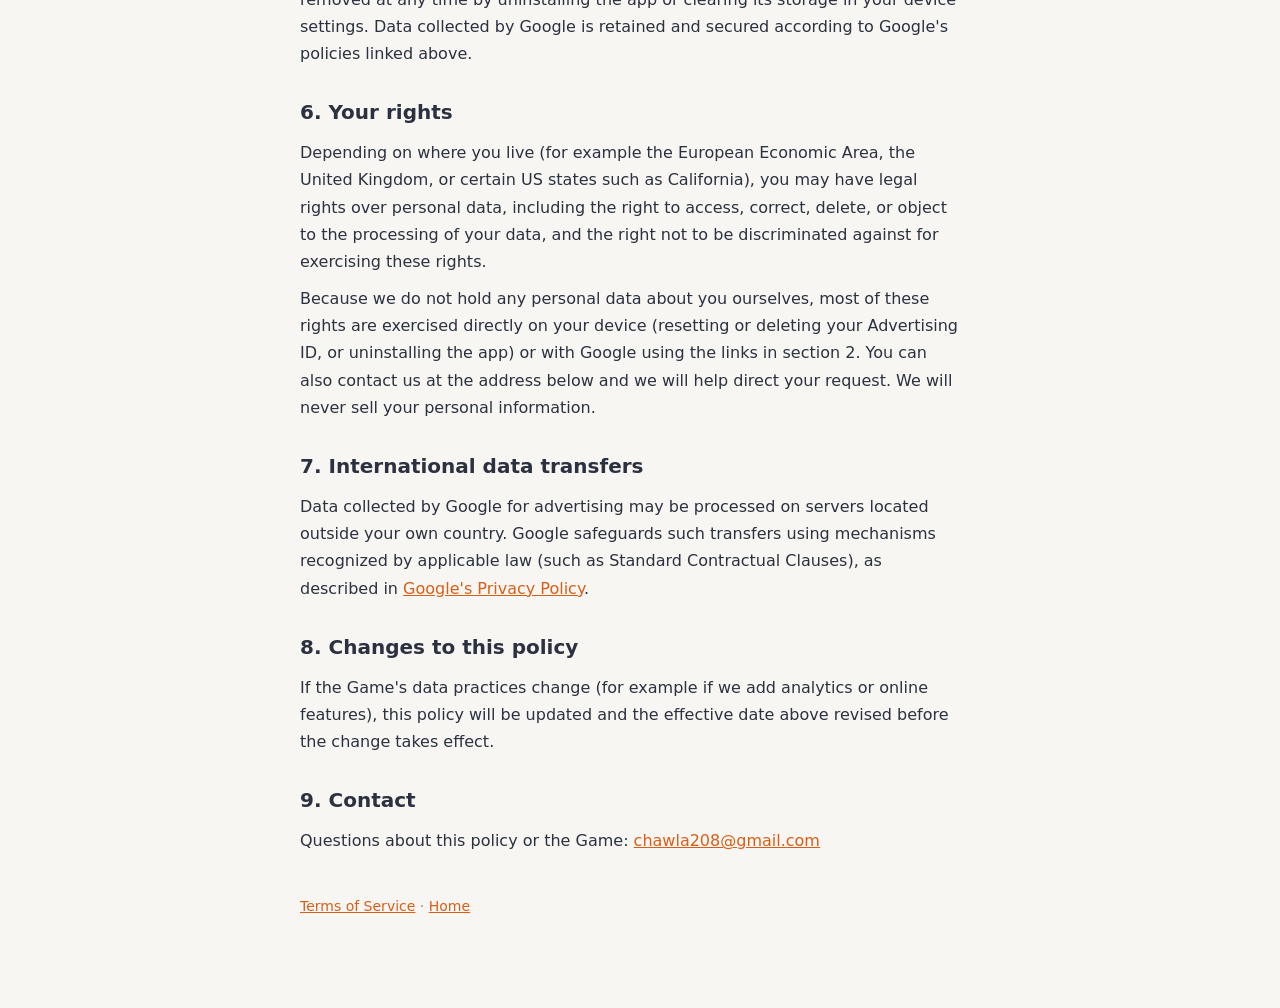
<file: machine-gunner/privacy.html>
<!DOCTYPE html>
<html lang="en">
<head>
<meta charset="UTF-8">
<meta name="viewport" content="width=device-width, initial-scale=1.0">
<title>Machine Gunner: Last Vanguard — Privacy Policy</title>
<style>
  * { margin: 0; padding: 0; box-sizing: border-box; }
  body { font: 16px/1.7 system-ui, -apple-system, "Segoe UI", Roboto, sans-serif; color: #2b3140; background: #f7f6f2; }
  .wrap { max-width: 720px; margin: 0 auto; padding: 40px 20px 80px; }
  h1 { font-size: 30px; margin-bottom: 4px; }
  .meta { color: #8089a0; font-size: 14px; margin-bottom: 28px; }
  h2 { font-size: 20px; margin: 28px 0 10px; }
  p, li { margin-bottom: 10px; max-width: 65ch; }
  ul { padding-left: 22px; }
  a { color: #d95f18; }
  .card { background: #fff; border: 1px solid #e7e2d4; border-radius: 14px; padding: 18px 20px; margin: 16px 0; }
  footer { margin-top: 40px; color: #8089a0; font-size: 14px; }
</style>
</head>
<body>
<div class="wrap">
  <h1>Privacy Policy — Machine Gunner: Last Vanguard</h1>
  <p class="meta">Effective date: 12 September 2026 · App: Machine Gunner: Last Vanguard (com.vanguard.machinegunner) · Developer: PLS Studios</p>

  <p>This Privacy Policy explains what information is handled when you play
  <strong>Machine Gunner: Last Vanguard</strong> (the "Game") and how it is used. By playing the Game you
  agree to this policy.</p>

  <h2>1. Information we collect directly</h2>
  <div class="card">
    <p><strong>None.</strong> The Game does not ask for your name, email address, phone
    number, or any account. Your game progress (coins, levels, upgrades, settings) is stored
    only on your own device and is never sent to us. We do not operate any servers that
    receive your data.</p>
  </div>

  <h2>2. Advertising (Google AdMob)</h2>
  <p>The Game is free to play and is supported by advertising. Ads are served by
  <strong>Google AdMob</strong>, a third-party advertising service provided by Google. To
  serve and measure ads and to prevent fraud, Google and its certified ad partners may
  automatically collect certain information from your device, which can include:</p>
  <ul>
    <li>Device advertising identifier (Android Advertising ID)</li>
    <li>IP address and coarse (approximate) location derived from it</li>
    <li>Device information (model, operating system, screen size, language)</li>
    <li>Ad interaction data (which ads were shown, viewed, or tapped) and diagnostic data</li>
  </ul>
  <p>This collection is performed by Google under its own policies:</p>
  <ul>
    <li><a href="https://policies.google.com/privacy">Google Privacy Policy</a></li>
    <li><a href="https://policies.google.com/technologies/partner-sites">How Google uses data from sites and apps that use its services</a></li>
    <li><a href="https://support.google.com/admob/answer/9012903">List of AdMob's certified ad partners</a></li>
  </ul>

  <h2>3. Your advertising choices</h2>
  <p>You can limit or reset ad tracking at any time in your device settings:
  <em>Settings → Google → Ads</em> (or <em>Settings → Privacy → Ads</em>), where you can
  delete or reset your Advertising ID and opt out of ad personalization. Where required by
  law (for example in the European Economic Area or the United Kingdom), you will be asked
  for consent before personalized ads are shown, and you may decline.</p>

  <h2>4. Children</h2>
  <p>The Game is a general-audience app and is not specifically directed at children under
  13. We do not knowingly collect personal information from children. Ads served in the Game
  follow Google's advertising policies. If you believe a child has provided personal
  information through the Game, contact us and we will help address it.</p>

  <h2>5. Data retention and security</h2>
  <p>Because we do not collect or store your personal data on any server of ours, there is
  nothing for us to retain or delete. Game progress stored on your device can be removed at
  any time by uninstalling the app or clearing its storage in your device settings.
  Data collected by Google is retained and secured according to Google's policies linked
  above.</p>

  <h2>6. Your rights</h2>
  <p>Depending on where you live (for example the European Economic Area, the United
  Kingdom, or certain US states such as California), you may have legal rights over personal
  data, including the right to access, correct, delete, or object to the processing of your
  data, and the right not to be discriminated against for exercising these rights.</p>
  <p>Because we do not hold any personal data about you ourselves, most of these rights are
  exercised directly on your device (resetting or deleting your Advertising ID, or
  uninstalling the app) or with Google using the links in section 2. You can also contact us
  at the address below and we will help direct your request. We will never sell your
  personal information.</p>

  <h2>7. International data transfers</h2>
  <p>Data collected by Google for advertising may be processed on servers located outside
  your own country. Google safeguards such transfers using mechanisms recognized by
  applicable law (such as Standard Contractual Clauses), as described in
  <a href="https://policies.google.com/privacy">Google's Privacy Policy</a>.</p>

  <h2>8. Changes to this policy</h2>
  <p>If the Game's data practices change (for example if we add analytics or online
  features), this policy will be updated and the effective date above revised before the
  change takes effect.</p>

  <h2>9. Contact</h2>
  <p>Questions about this policy or the Game:
  <a href="mailto:chawla208@gmail.com">chawla208@gmail.com</a></p>

  <footer>
    <p><a href="terms.html">Terms of Service</a> · <a href="index.html">Home</a></p>
  </footer>
</div>
</body>
</html>
</file>
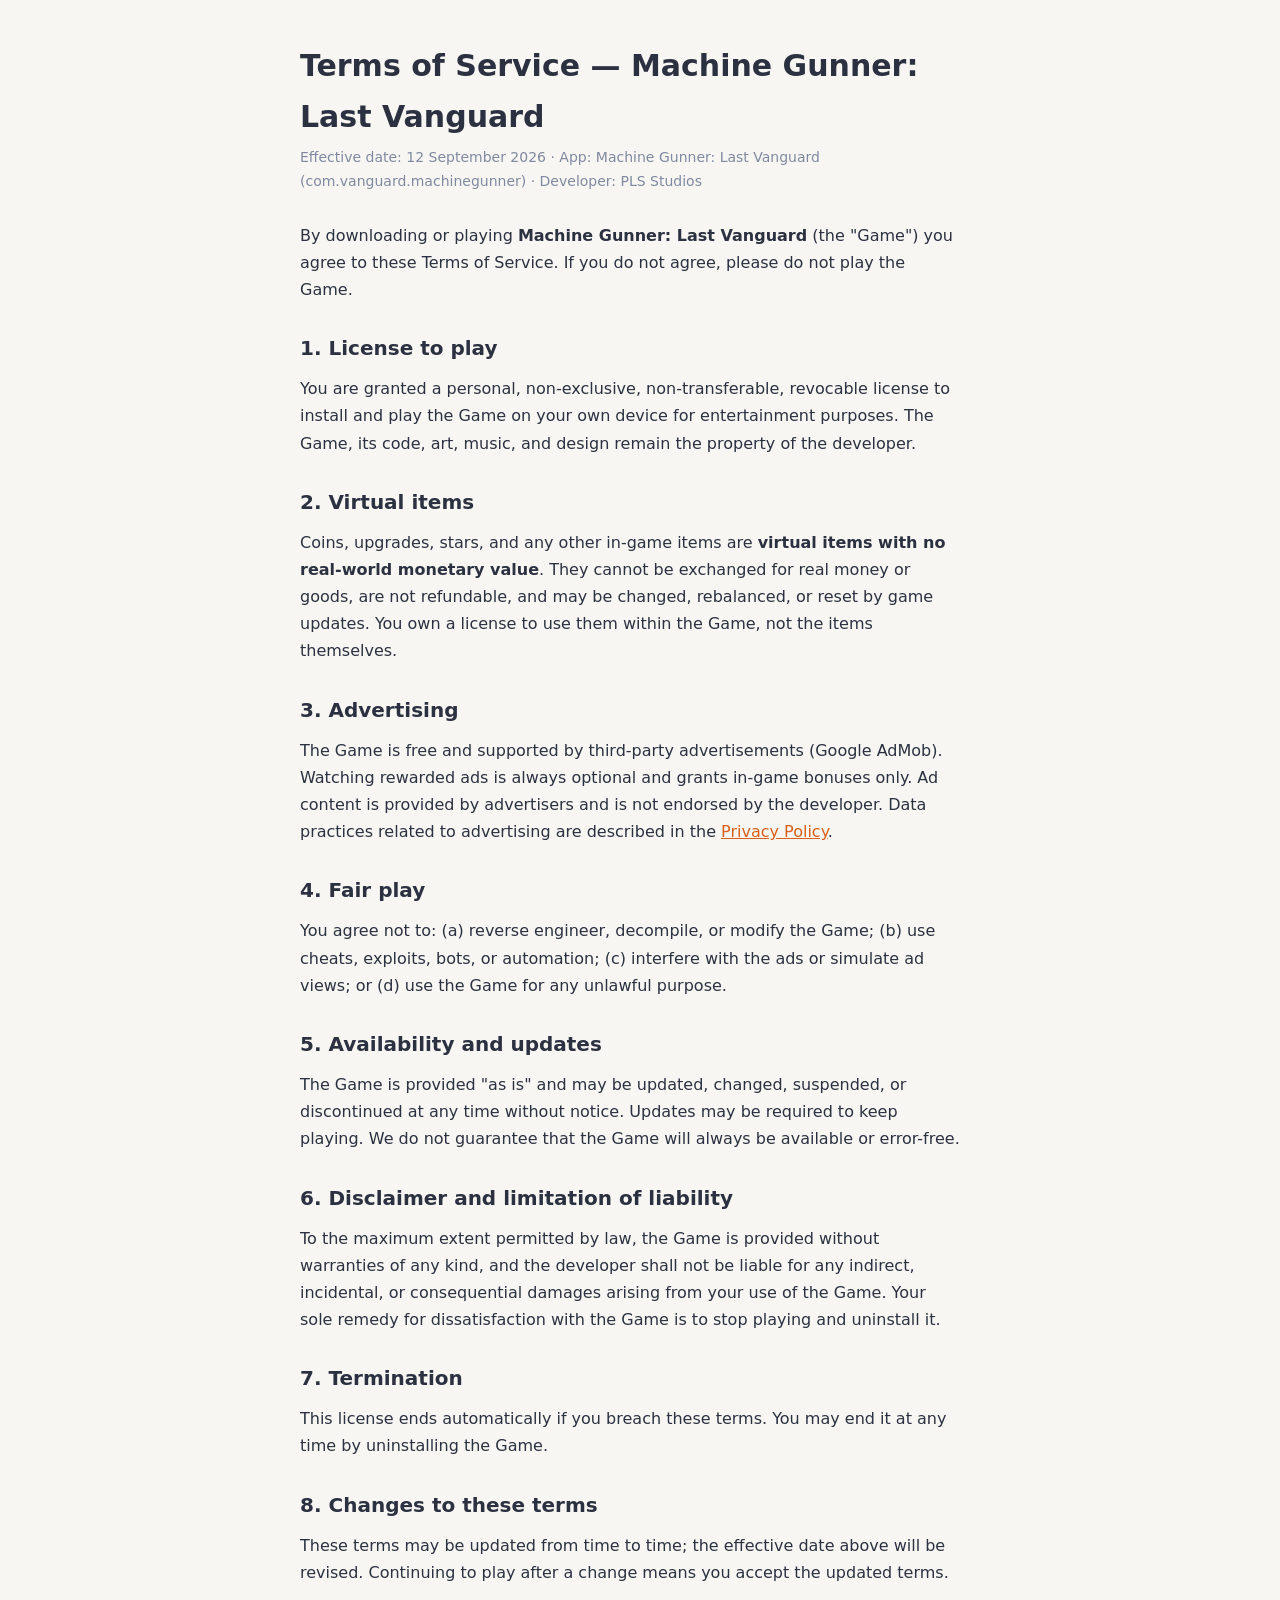
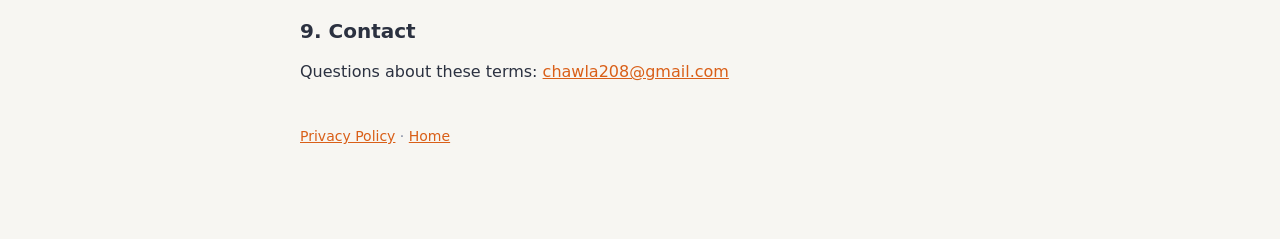
<file: machine-gunner/terms.html>
<!DOCTYPE html>
<html lang="en">
<head>
<meta charset="UTF-8">
<meta name="viewport" content="width=device-width, initial-scale=1.0">
<title>Machine Gunner: Last Vanguard — Terms of Service</title>
<style>
  * { margin: 0; padding: 0; box-sizing: border-box; }
  body { font: 16px/1.7 system-ui, -apple-system, "Segoe UI", Roboto, sans-serif; color: #2b3140; background: #f7f6f2; }
  .wrap { max-width: 720px; margin: 0 auto; padding: 40px 20px 80px; }
  h1 { font-size: 30px; margin-bottom: 4px; }
  .meta { color: #8089a0; font-size: 14px; margin-bottom: 28px; }
  h2 { font-size: 20px; margin: 28px 0 10px; }
  p, li { margin-bottom: 10px; max-width: 65ch; }
  ul { padding-left: 22px; }
  a { color: #d95f18; }
  footer { margin-top: 40px; color: #8089a0; font-size: 14px; }
</style>
</head>
<body>
<div class="wrap">
  <h1>Terms of Service — Machine Gunner: Last Vanguard</h1>
  <p class="meta">Effective date: 12 September 2026 · App: Machine Gunner: Last Vanguard (com.vanguard.machinegunner) · Developer: PLS Studios</p>

  <p>By downloading or playing <strong>Machine Gunner: Last Vanguard</strong> (the "Game") you agree to
  these Terms of Service. If you do not agree, please do not play the Game.</p>

  <h2>1. License to play</h2>
  <p>You are granted a personal, non-exclusive, non-transferable, revocable license to
  install and play the Game on your own device for entertainment purposes. The Game, its
  code, art, music, and design remain the property of the developer.</p>

  <h2>2. Virtual items</h2>
  <p>Coins, upgrades, stars, and any other in-game items are <strong>virtual items with no
  real-world monetary value</strong>. They cannot be exchanged for real money or goods, are
  not refundable, and may be changed, rebalanced, or reset by game updates. You own a license
  to use them within the Game, not the items themselves.</p>

  <h2>3. Advertising</h2>
  <p>The Game is free and supported by third-party advertisements (Google AdMob). Watching
  rewarded ads is always optional and grants in-game bonuses only. Ad content is provided by
  advertisers and is not endorsed by the developer. Data practices related to advertising are
  described in the <a href="privacy.html">Privacy Policy</a>.</p>

  <h2>4. Fair play</h2>
  <p>You agree not to: (a) reverse engineer, decompile, or modify the Game; (b) use cheats,
  exploits, bots, or automation; (c) interfere with the ads or simulate ad views; or
  (d) use the Game for any unlawful purpose.</p>

  <h2>5. Availability and updates</h2>
  <p>The Game is provided "as is" and may be updated, changed, suspended, or discontinued at
  any time without notice. Updates may be required to keep playing. We do not guarantee that
  the Game will always be available or error-free.</p>

  <h2>6. Disclaimer and limitation of liability</h2>
  <p>To the maximum extent permitted by law, the Game is provided without warranties of any
  kind, and the developer shall not be liable for any indirect, incidental, or consequential
  damages arising from your use of the Game. Your sole remedy for dissatisfaction with the
  Game is to stop playing and uninstall it.</p>

  <h2>7. Termination</h2>
  <p>This license ends automatically if you breach these terms. You may end it at any time by
  uninstalling the Game.</p>

  <h2>8. Changes to these terms</h2>
  <p>These terms may be updated from time to time; the effective date above will be revised.
  Continuing to play after a change means you accept the updated terms.</p>

  <h2>9. Contact</h2>
  <p>Questions about these terms:
  <a href="mailto:chawla208@gmail.com">chawla208@gmail.com</a></p>

  <footer>
    <p><a href="privacy.html">Privacy Policy</a> · <a href="index.html">Home</a></p>
  </footer>
</div>
</body>
</html>
</file>
